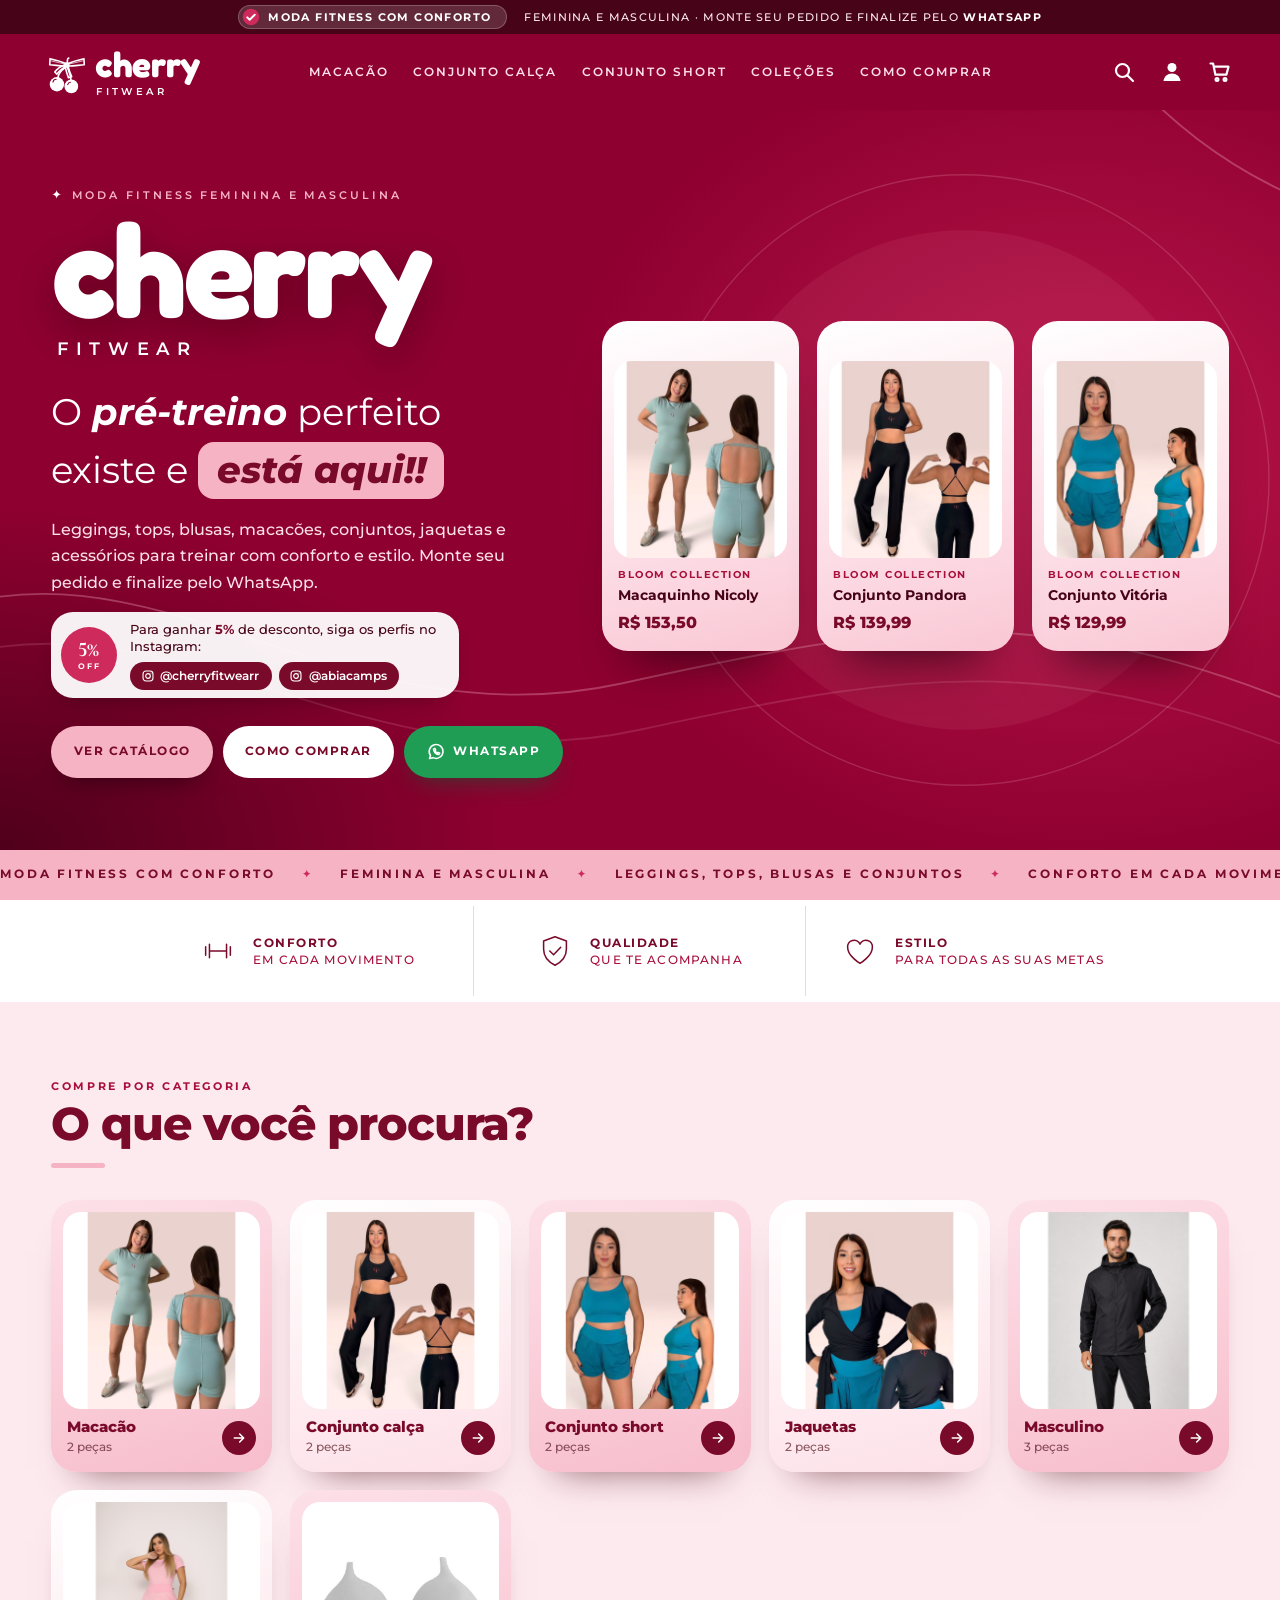
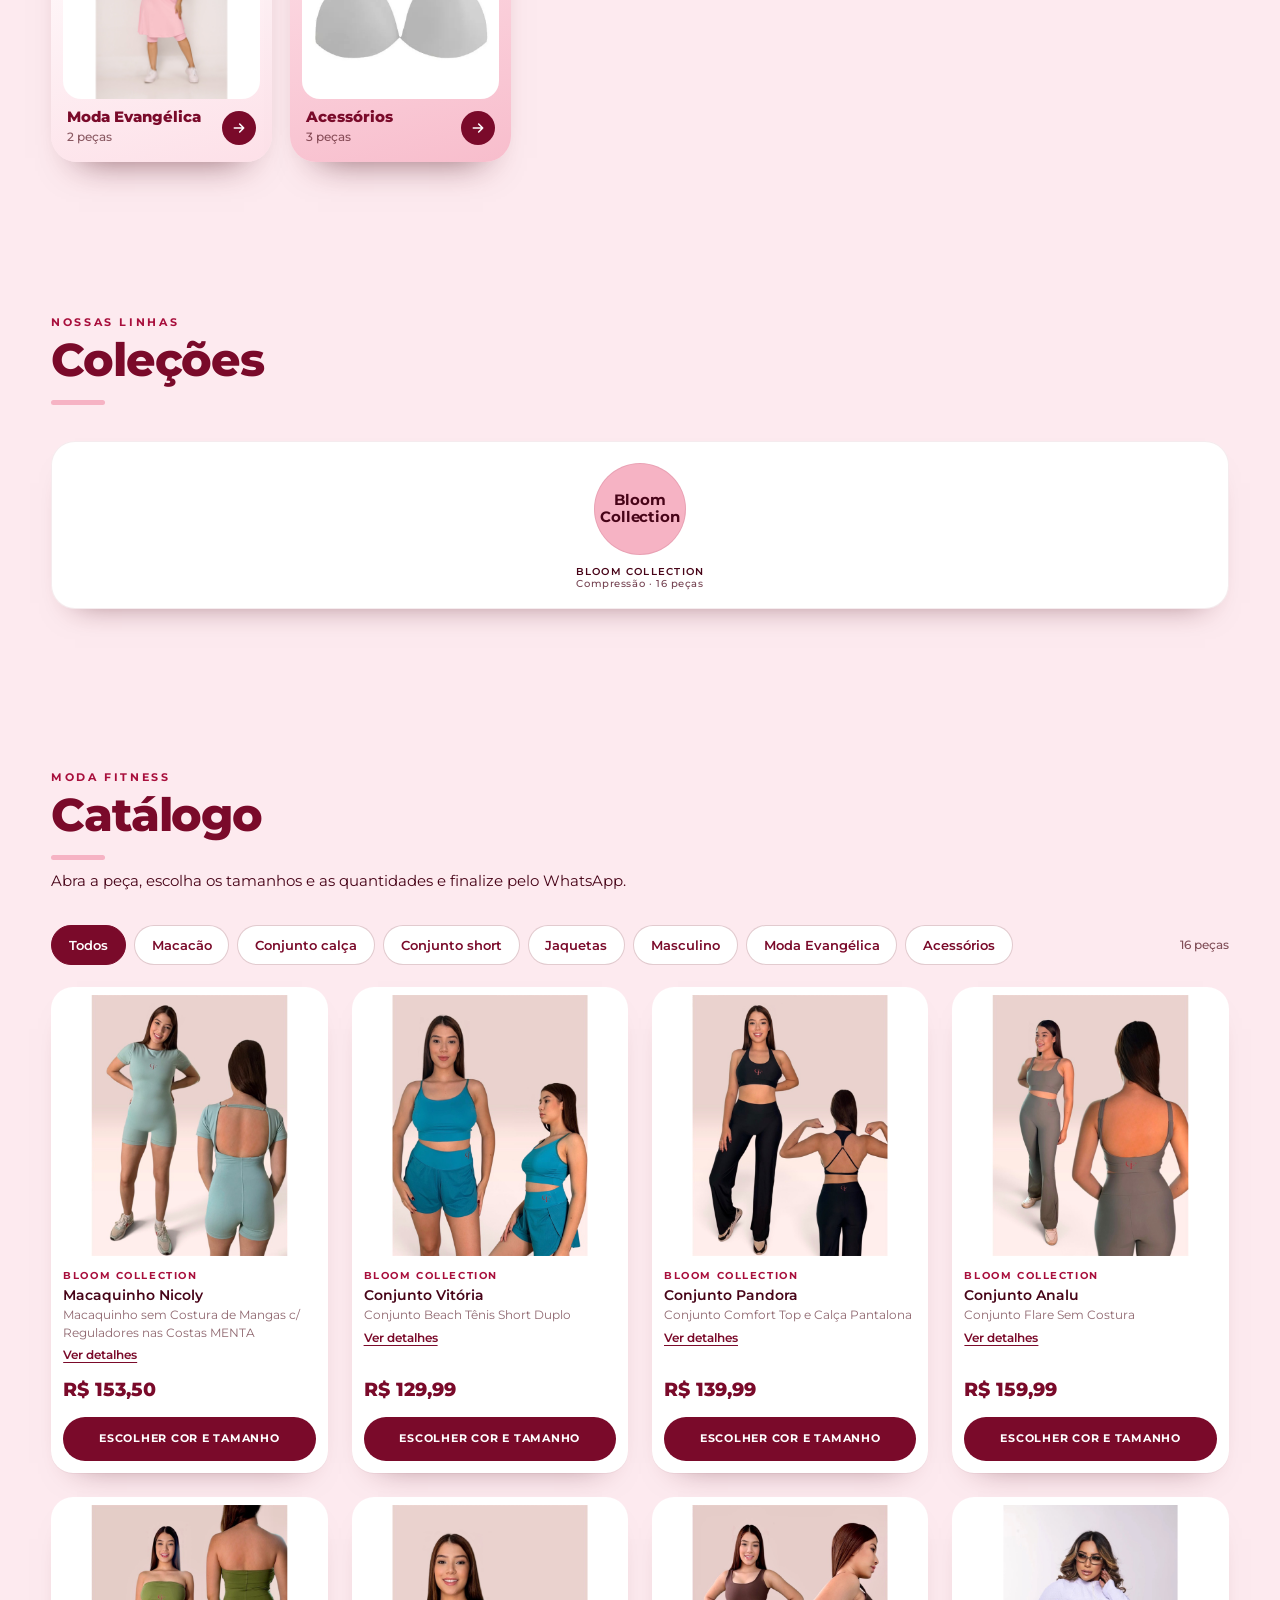
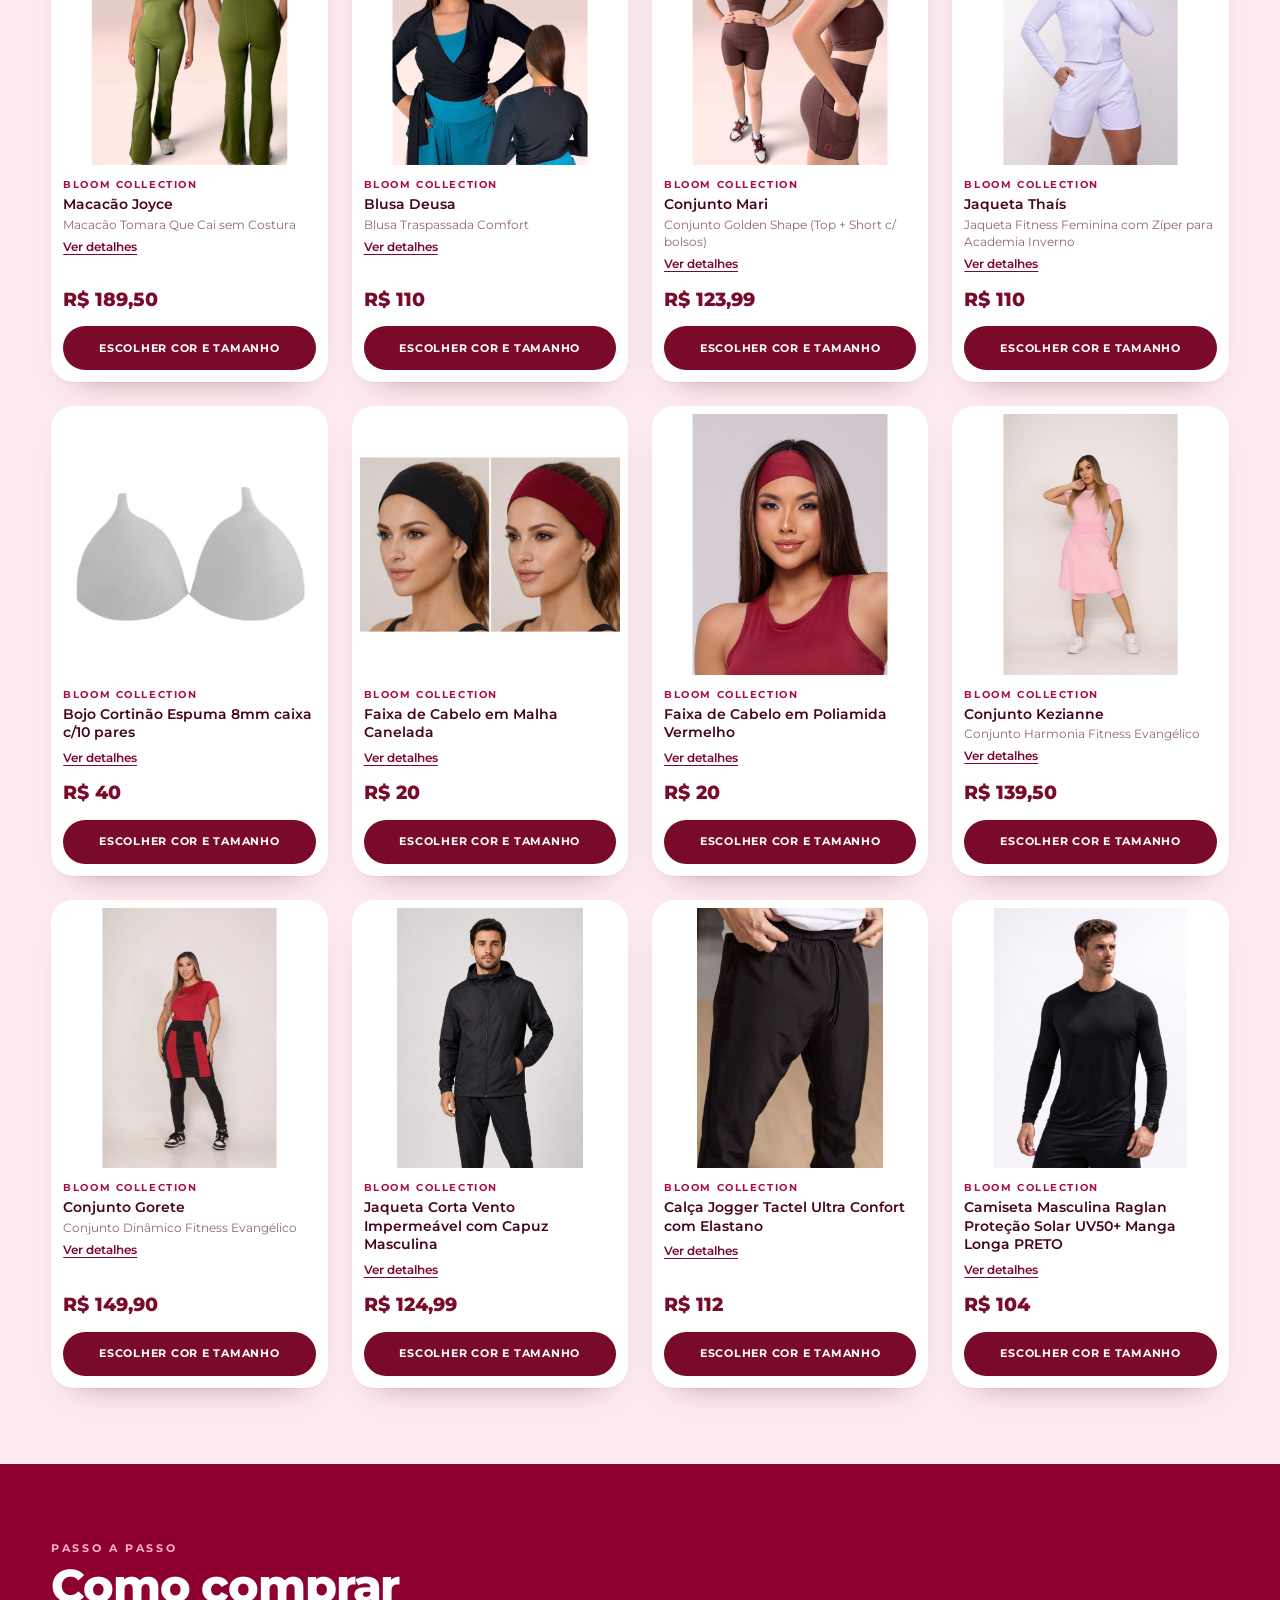
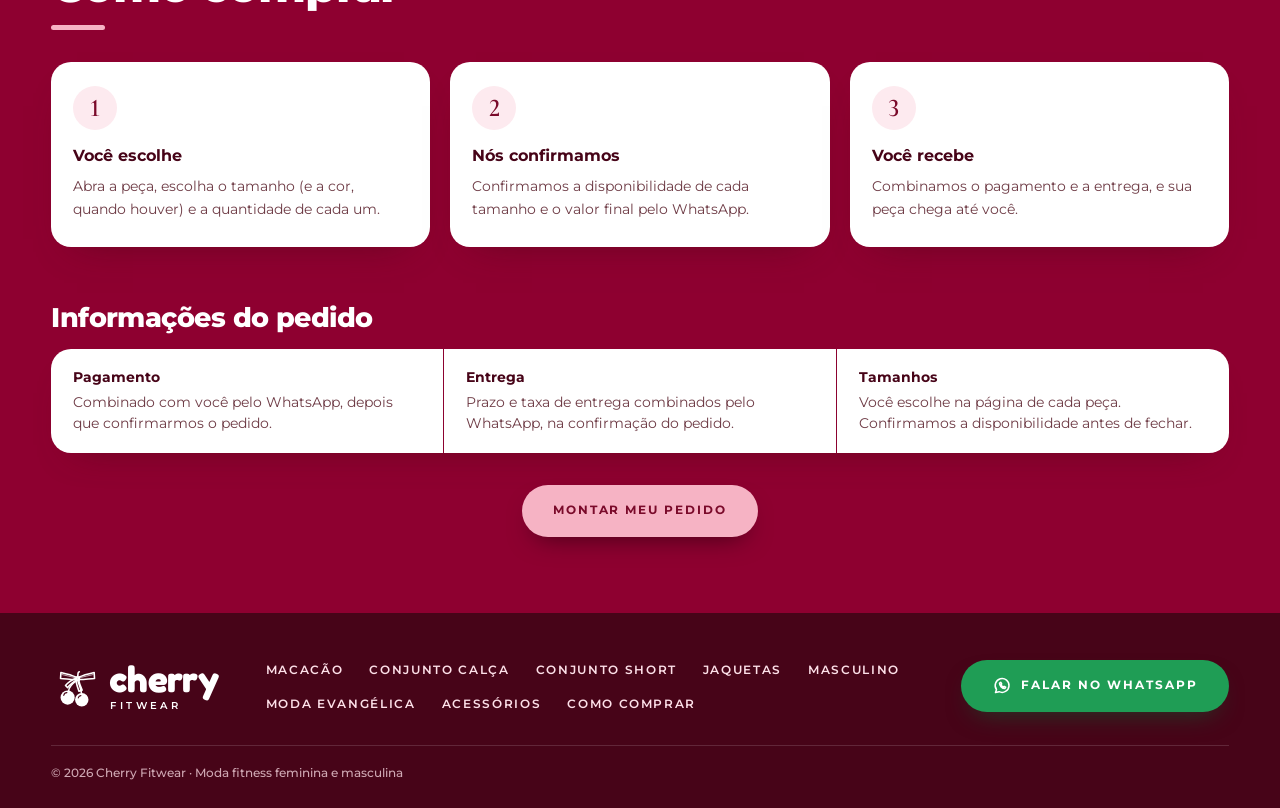
<file: index.html>
<!DOCTYPE html>
<html lang="pt-BR">
<head>
  <meta charset="UTF-8">
  <meta name="viewport" content="width=device-width, initial-scale=1">
  <title>Cherry Fitwear | Moda Fitness</title>
  <meta name="description" content="Moda fitness feminina e masculina: leggings, calças, tops, blusas, macacões, conjuntos, jaquetas e acessórios. Monte seu pedido no site e finalize pelo WhatsApp.">
  <meta name="theme-color" content="#8e0030">
  <link rel="icon" type="image/svg+xml" href="images/favicon.svg">
  <link rel="icon" type="image/png" href="images/favicon.png">

  <link rel="preconnect" href="https://fonts.googleapis.com">
  <link rel="preconnect" href="https://fonts.gstatic.com" crossorigin>
  <link href="https://fonts.googleapis.com/css2?family=Cormorant+Garamond:ital,wght@0,500;0,600;1,500;1,600;1,700&family=Fredoka:wght@600;700&family=Montserrat:ital,wght@0,400;0,500;0,600;0,700;0,800;1,400;1,700;1,800&display=swap" rel="stylesheet">

  <script>document.documentElement.classList.add('js')</script>
  <link rel="stylesheet" href="css/style.css">
</head>
<body>

  <!-- Símbolos SVG reutilizados nas flores de cerejeira -->
  <svg class="svg-defs" aria-hidden="true" focusable="false">
    <defs>
      <linearGradient id="brilho" x1="0" y1="0" x2="1" y2="0">
        <stop offset="0" stop-color="#000" stop-opacity=".10"/>
        <stop offset=".22" stop-color="#fff" stop-opacity=".5"/>
        <stop offset=".42" stop-color="#fff" stop-opacity="0"/>
        <stop offset=".8" stop-color="#000" stop-opacity="0"/>
        <stop offset="1" stop-color="#000" stop-opacity=".14"/>
      </linearGradient>

      <symbol id="logo-cereja" viewBox="0 0 260 300">
        <g fill="none" stroke="currentColor" stroke-width="9" stroke-linecap="round" stroke-linejoin="round">
          <path d="M146 104C120 92 92 84 56 76L54 110C88 112 120 118 146 116Z"/>
          <path d="M154 104C180 92 208 84 244 76L246 110C212 112 180 118 154 116Z"/>
          <path d="M62 88C88 94 112 100 138 106M238 88C212 94 188 100 162 106" stroke-width="5" opacity=".75"/>
          <path d="M144 118C126 130 108 142 94 162L82 150C96 132 114 120 138 110"/>
          <path d="M156 118C160 138 168 158 176 176L158 182C150 160 144 140 140 120"/>
          <path d="M142 102H160V120H142Z"/>
          <path d="M151 114C147 110 145 108 147 106C149 104 151 106 151 107C151 106 153 104 155 106C157 108 155 110 151 114Z" stroke-width="4"/>
          <path d="M151 100L153 80Q154 74 160 72"/>
          <path d="M100 180C102 152 128 134 144 122"/>
          <path d="M172 194C170 168 158 142 152 124"/>
        </g>
        <g fill="currentColor"><circle cx="94" cy="218" r="40"/><circle cx="174" cy="230" r="38"/></g>
        <g fill="none" style="stroke: var(--logo-bg, #8e0030)" stroke-width="6" stroke-linecap="round">
          <path d="M72 206C74 196 82 190 90 190"/><path d="M154 220C156 212 162 207 169 207"/>
        </g>
      </symbol>
    </defs>
  </svg>

  <a class="pular" href="#conteudo">Pular para o conteúdo</a>

  <!-- ========== AVISO ========== -->
  <div class="aviso">
    <p class="aviso__ok"><svg class="aviso__check" viewBox="0 0 24 24" aria-hidden="true"><circle cx="12" cy="12" r="11"/><path d="M7 12.5l3.2 3.2L17 9"/></svg><strong>Moda fitness com conforto</strong></p>
    <p class="aviso__info"><span class="aviso__extra aviso__extra--local">Feminina e masculina <span aria-hidden="true">·</span> </span>Monte seu pedido e finalize pelo <strong>WhatsApp</strong></p>
  </div>

  <!-- ========== CABEÇALHO ========== -->
  <header class="topo" id="topo">
    <div class="topo__inner">
      <button class="icone-btn topo__menu" type="button" aria-label="Abrir menu" aria-expanded="false" aria-controls="menu-mobile" data-abre="menu-mobile">
        <svg viewBox="0 0 24 24" aria-hidden="true"><path d="M3 6.5h18M3 12h18M3 17.5h12" /></svg>
      </button>

      <a class="marca" href="index.html" aria-label="Cherry Fitwear — página inicial">
        <svg class="marca__icone" viewBox="0 0 260 300" aria-hidden="true" focusable="false"><use href="#logo-cereja"/></svg>
        <span class="marca__texto" aria-hidden="true">
          <span class="marca__nome">Cherry</span>
          <span class="marca__sub">Fitwear</span>
        </span>
      </a>

      <nav class="nav" aria-label="Principal">
        <ul data-nav-categorias="3" data-nav-curto>
          <li><a href="#marcas">Coleções</a></li>
          <li><a href="#como-comprar">Como comprar</a></li>
        </ul>
      </nav>

      <div class="topo__acoes">
        <button class="icone-btn" type="button" aria-label="Buscar" aria-expanded="false" aria-controls="busca" data-abre="busca">
          <svg viewBox="0 0 24 24" aria-hidden="true"><circle cx="10.5" cy="10.5" r="6.5"/><path d="M15.5 15.5 21 21"/></svg>
        </button>
        <a class="icone-btn" href="#conta" aria-label="Minha conta">
          <svg class="solido" viewBox="0 0 24 24" aria-hidden="true"><circle cx="12" cy="7.5" r="4.5"/><path d="M3.5 21c.6-4.6 4-7.5 8.5-7.5s7.9 2.9 8.5 7.5z"/></svg>
        </a>
        <button class="icone-btn topo__carrinho" type="button" aria-label="Abrir pedido" aria-expanded="false" aria-controls="carrinho" data-abre="carrinho">
          <svg viewBox="0 0 24 24" aria-hidden="true"><path d="M2.5 3.5h2.6l2.3 11.2h11l2.1-8H6.2"/><circle cx="9" cy="19.5" r="1.4"/><circle cx="17" cy="19.5" r="1.4"/></svg>
          <span class="topo__contador" aria-hidden="true" hidden>0</span>
        </button>
      </div>
    </div>
  </header>

  <!-- Menu mobile -->
  <div class="painel gaveta" id="menu-mobile" hidden>
    <div class="painel__fundo" data-fecha></div>
    <div class="gaveta__corpo" role="dialog" aria-modal="true" aria-label="Menu">
      <button class="icone-btn gaveta__fechar" type="button" aria-label="Fechar menu" data-fecha>
        <svg viewBox="0 0 24 24" aria-hidden="true"><path d="M6 6l12 12M18 6 6 18"/></svg>
      </button>
      <div class="gaveta__logo" role="img" aria-label="Cherry Fitwear">
        <svg viewBox="0 0 260 300" aria-hidden="true" focusable="false"><use href="#logo-cereja"/></svg>
        <span class="gaveta__logo-nome">Cherry</span>
        <span class="gaveta__logo-sub">Fitwear</span>
      </div>
      <nav aria-label="Menu mobile">
        <ul class="gaveta__links" data-nav-categorias>
          <li><a href="#marcas">Coleções</a></li>
          <li><a href="#como-comprar">Como comprar</a></li>
        </ul>
      </nav>
    </div>
  </div>

  <!-- Pedido (carrinho) -->
  <div class="painel carrinho" id="carrinho" hidden>
    <div class="painel__fundo" data-fecha></div>
    <div class="carrinho__corpo" role="dialog" aria-modal="true" aria-labelledby="carrinho-titulo">
      <div class="carrinho__topo">
        <h2 class="carrinho__titulo" id="carrinho-titulo">Seu pedido</h2>
        <button class="icone-btn" type="button" aria-label="Fechar pedido" data-fecha data-foco>
          <svg viewBox="0 0 24 24" aria-hidden="true"><path d="M6 6l12 12M18 6 6 18"/></svg>
        </button>
      </div>
      <ul class="carrinho__lista" id="carrinho-lista"></ul>
      <div class="carrinho__vazio" id="carrinho-vazio">
        <p>Seu pedido está vazio.</p>
        <a class="btn btn--secundario" href="#catalogo">Ver catálogo</a>
      </div>
      <div class="carrinho__rodape">
        <div class="carrinho__linha"><span>Peças</span><span id="carrinho-pecas">0 peças</span></div>
        <div class="carrinho__total"><span>Total</span><strong id="carrinho-subtotal">R$ 0</strong></div>
        <div class="carrinho__obs">
          <label for="carrinho-obs">Observações <small>(opcional)</small></label>
          <textarea id="carrinho-obs" rows="2" maxlength="600" placeholder="Ex.: Se faltar algum tamanho, posso trocar por outro."></textarea>
        </div>
        <p class="carrinho__pagamento">Você envia o pedido pelo WhatsApp e combinamos pagamento e entrega por lá.</p>
        <button class="btn btn--primario carrinho__finalizar" id="carrinho-finalizar" type="button" disabled>Finalizar pedido</button>
        <button class="carrinho__esvaziar" id="carrinho-esvaziar" type="button" hidden>Esvaziar pedido</button>
      </div>
    </div>
  </div>

  <!-- Detalhes do produto -->
  <div class="painel detalhe" id="detalhe" hidden>
    <div class="painel__fundo" data-fecha></div>
    <div class="detalhe__corpo" role="dialog" aria-modal="true" aria-labelledby="detalhe-nome">
      <button class="icone-btn detalhe__fechar" type="button" aria-label="Fechar detalhes do produto" data-fecha data-foco>
        <svg viewBox="0 0 24 24" aria-hidden="true"><path d="M6 6l12 12M18 6 6 18"/></svg>
      </button>
      <div class="detalhe__conteudo" id="detalhe-conteudo"></div>
    </div>
  </div>

  <div class="toast" id="toast" role="status" aria-live="polite"></div>

  <!-- Busca -->
  <div class="painel busca" id="busca" hidden>
    <div class="painel__fundo" data-fecha></div>
    <div class="busca__corpo" role="dialog" aria-modal="true" aria-label="Buscar peças">
      <form class="busca__form" role="search">
        <label class="sr-only" for="busca-campo">Buscar peças</label>
        <svg viewBox="0 0 24 24" aria-hidden="true"><circle cx="10.5" cy="10.5" r="6.5"/><path d="M15.5 15.5 21 21"/></svg>
        <input id="busca-campo" name="q" type="search" placeholder="Buscar peça ou coleção…" autocomplete="off">
        <button class="icone-btn" type="button" aria-label="Fechar busca" data-fecha>
          <svg viewBox="0 0 24 24" aria-hidden="true"><path d="M6 6l12 12M18 6 6 18"/></svg>
        </button>
      </form>
      <p class="busca__rotulo">Mais buscados</p>
      <ul class="busca__sugestoes">
        <li><button type="button">Legging</button></li>
        <li><button type="button">Top</button></li>
        <li><button type="button">Biker</button></li>
        <li><button type="button">Cherry Glow</button></li>
        <li><button type="button">Seamless</button></li>
      </ul>
    </div>
  </div>

  <!-- ========== HERO ========== -->
  <main id="conteudo">
    <section class="hero" aria-labelledby="hero-titulo">
      <div class="hero__fundo" aria-hidden="true">
        <svg viewBox="0 0 1440 800" preserveAspectRatio="xMidYMid slice">
          <path class="curva-1" d="M-80 560C180 430 380 690 700 620S1180 520 1540 690"/>
          <path class="curva-2" d="M-80 610C200 490 400 740 720 670S1200 580 1540 740"/>
          <path class="curva-1" d="M1540 130C1360 90 1260 -10 1180 -120"/>
          <circle class="disco" cx="1070" cy="400" r="270"/>
          <circle class="anel" cx="1070" cy="400" r="330"/>
        </svg>
      </div>

      <div class="hero__inner">
        <div class="hero__texto">
          <p class="hero__selo" style="--i:0"><span class="hero__selo-flor" aria-hidden="true">✦</span> Moda fitness feminina e masculina</p>
          <h1 class="hero__titulo" id="hero-titulo" style="--i:1">
            <span class="hero__cherry">Cherry</span>
            <span class="hero__sub">Fitwear</span>
          </h1>
          <p class="hero__slogan" style="--i:2">O <em>pré-treino</em> perfeito existe e <mark>está aqui!!</mark></p>
          <p class="hero__desc" style="--i:3">Leggings, tops, blusas, macacões, conjuntos, jaquetas e acessórios para treinar com conforto e estilo. Monte seu pedido e finalize pelo WhatsApp.</p>
          <div class="hero__desconto" id="desconto" style="--i:4" hidden>
            <span class="hero__desconto-selo" aria-hidden="true"><strong data-desconto-seguir>10%</strong><small>off</small></span>
            <div class="hero__desconto-corpo">
              <p class="hero__desconto-texto">Para ganhar <strong data-desconto-seguir>10%</strong> de desconto, siga os perfis no Instagram:</p>
              <p class="hero__desconto-perfis" id="insta-perfis"></p>
            </div>
          </div>
          <div class="hero__cta" style="--i:5">
            <a class="btn btn--primario" href="#catalogo">Ver catálogo</a>
            <a class="btn btn--secundario" href="#como-comprar">Como comprar</a>
            <a class="btn btn--whats" href="#como-comprar" data-whatsapp target="_blank" rel="noopener"><svg viewBox="0 0 24 24" aria-hidden="true"><path d="M4.2 19.8l1.2-3.6a8.3 8.3 0 1 1 3.1 2.6z"/><path d="M9 8.6c0 3.3 3.1 6.4 6.4 6.4l1.1-1.6-2-1-1 .8a4.6 4.6 0 0 1-2.7-2.7l.8-1-1-2z"/></svg>WhatsApp</a>
          </div>
        </div>

        <!-- peças em destaque (montadas pelo js/loja.js) -->
        <div class="hero__vitrine" id="hero-vitrine" aria-label="Peças em destaque"></div>
      </div>
    </section>

    <!-- faixa rolante -->
    <div class="faixa">
      <p class="sr-only">Moda fitness feminina e masculina. Conforto em cada movimento, qualidade que te acompanha e estilo para todas as suas metas. Monte seu pedido e finalize pelo WhatsApp.</p>
      <div class="faixa__trilho" aria-hidden="true">
        <span>Moda fitness com conforto</span><i>✦</i><span>Feminina e masculina</span><i>✦</i><span>Leggings, tops, blusas e conjuntos</span><i>✦</i><span>Conforto em cada movimento</span><i>✦</i><span>Qualidade que te acompanha</span><i>✦</i><span>Estilo para todas as suas metas</span><i>✦</i><span>Monte seu pedido e finalize pelo WhatsApp</span><i>✦</i><span>Cherry Fitwear</span><i>✦</i>
        <span>Moda fitness com conforto</span><i>✦</i><span>Feminina e masculina</span><i>✦</i><span>Leggings, tops, blusas e conjuntos</span><i>✦</i><span>Conforto em cada movimento</span><i>✦</i><span>Qualidade que te acompanha</span><i>✦</i><span>Estilo para todas as suas metas</span><i>✦</i><span>Monte seu pedido e finalize pelo WhatsApp</span><i>✦</i><span>Cherry Fitwear</span><i>✦</i>
      </div>
    </div>

    <!-- pilares da marca -->
    <div class="pilares">
      <ul class="pilares__lista">
        <li>
          <svg viewBox="0 0 40 40" aria-hidden="true"><path d="M11 13v14M7 15.5v9M29 13v14M33 15.5v9M11 20h18"/></svg>
          <p>Conforto<small>em cada movimento</small></p>
        </li>
        <li>
          <svg viewBox="0 0 40 40" aria-hidden="true"><path d="M20 5l12 4.5v8.5c0 8.2-5 13.6-12 17-7-3.4-12-8.8-12-17V9.5z"/><path d="M14.5 20l4 4 7.5-8"/></svg>
          <p>Qualidade<small>que te acompanha</small></p>
        </li>
        <li>
          <svg viewBox="0 0 40 40" aria-hidden="true"><path d="M20 33S7 25.4 7 16.2A6.8 6.8 0 0 1 20 12.8a6.8 6.8 0 0 1 13 3.4C33 25.4 20 33 20 33z"/></svg>
          <p>Estilo<small>para todas as suas metas</small></p>
        </li>
      </ul>
    </div>

    <!-- ========== PROMOÇÕES! (escolhidas no painel; ficam logo abaixo da faixa) ========== -->
    <!-- ========== CATEGORIAS ========== -->
    <section class="categorias" aria-labelledby="categorias-titulo">
      <div class="secao">
        <div class="secao__topo">
          <p class="secao__eyebrow">Compre por categoria</p>
          <h2 class="secao__titulo" id="categorias-titulo">O que você procura?</h2>
        </div>
        <div class="categorias__lista" id="lista-categorias"></div>
      </div>
    </section>

    <div class="faixa-branca">
      <section class="secao" id="promocoes" aria-labelledby="promocoes-titulo">
        <div class="secao__topo">
          <p class="secao__eyebrow" id="promocoes-sobre">Preços especiais</p>
          <h2 class="secao__titulo" id="promocoes-titulo">Promoções!</h2>
        </div>
        <div class="produtos" id="grade-promocoes"></div>
      </section>
    </div>

    <!-- ========== SEÇÕES EXTRAS (criadas no painel) ========== -->
    <div id="secoes-extras"></div>

    <!-- ========== MARCAS ========== -->
    <section class="secao" id="marcas" aria-labelledby="marcas-titulo">
      <div class="secao__topo">
        <p class="secao__eyebrow">Nossas linhas</p>
        <h2 class="secao__titulo" id="marcas-titulo">Coleções</h2>
      </div>
      <ul class="marcas" id="lista-marcas"></ul>
    </section>

    <!-- ========== CATÁLOGO ========== -->
    <section class="secao" id="catalogo" aria-labelledby="catalogo-titulo">
      <div class="secao__topo">
        <p class="secao__eyebrow">Moda fitness</p>
        <h2 class="secao__titulo" id="catalogo-titulo">Catálogo</h2>
        <p class="secao__texto">Abra a peça, escolha os tamanhos e as quantidades e finalize pelo WhatsApp.</p>
      </div>
      <div class="filtros">
        <div class="filtros__grupo" role="group" aria-label="Categoria">
          <button class="chip" type="button" data-categoria="todos" aria-pressed="true">Todos</button>
        </div>
        <div class="filtros__ativos" id="filtros-ativos"></div>
        <p class="filtros__contagem" id="catalogo-contagem" aria-live="polite"></p>
      </div>
      <div class="produtos" id="grade-catalogo"></div>
      <noscript><p class="vazio">Ative o JavaScript do navegador para ver o catálogo.</p></noscript>
    </section>

    <!-- ========== COMO COMPRAR ========== -->
    <section class="como" id="como-comprar" aria-labelledby="como-titulo">
      <div class="secao">
        <div class="secao__topo">
          <p class="secao__eyebrow">Passo a passo</p>
          <h2 class="secao__titulo" id="como-titulo">Como comprar</h2>
        </div>
        <ol class="passos">
          <li class="passo">
            <span class="passo__num" aria-hidden="true">1</span>
            <h3>Você escolhe</h3>
            <p>Abra a peça, escolha o tamanho (e a cor, quando houver) e a quantidade de cada um.</p>
          </li>
          <li class="passo">
            <span class="passo__num" aria-hidden="true">2</span>
            <h3>Nós confirmamos</h3>
            <p>Confirmamos a disponibilidade de cada tamanho e o valor final pelo WhatsApp.</p>
          </li>
          <li class="passo">
            <span class="passo__num" aria-hidden="true">3</span>
            <h3>Você recebe</h3>
            <p>Combinamos o pagamento e a entrega, e sua peça chega até você.</p>
          </li>
        </ol>

        <h3 class="como__subtitulo">Informações do pedido</h3>
        <dl class="condicoes">
          <div><dt>Pagamento</dt><dd>Combinado com você pelo WhatsApp, depois que confirmarmos o pedido.</dd></div>
          <div><dt>Entrega</dt><dd>Prazo e taxa de entrega combinados pelo WhatsApp, na confirmação do pedido.</dd></div>
          <div><dt>Tamanhos</dt><dd>Você escolhe na página de cada peça. Confirmamos a disponibilidade antes de fechar.</dd></div>
        </dl>
        <div class="como__cta">
          <a class="btn btn--primario" href="#catalogo">Montar meu pedido</a>
        </div>
      </div>
    </section>
  </main>


  <footer class="rodape">
    <div class="rodape__inner">
      <a class="rodape__marca" href="#topo" aria-label="Cherry Fitwear — voltar ao topo">
        <svg viewBox="0 0 260 300" aria-hidden="true" focusable="false"><use href="#logo-cereja"/></svg>
        <span><span class="rodape__nome">cherry</span><span class="rodape__sub">Fitwear</span></span>
      </a>
      <nav class="rodape__nav" aria-label="Rodapé">
        <ul data-nav-categorias>
          <li><a href="#como-comprar">Como comprar</a></li>
        </ul>
      </nav>
      <a class="btn btn--whats" href="#como-comprar" data-whatsapp target="_blank" rel="noopener"><svg viewBox="0 0 24 24" aria-hidden="true"><path d="M4.2 19.8l1.2-3.6a8.3 8.3 0 1 1 3.1 2.6z"/><path d="M9 8.6c0 3.3 3.1 6.4 6.4 6.4l1.1-1.6-2-1-1 .8a4.6 4.6 0 0 1-2.7-2.7l.8-1-1-2z"/></svg>Falar no WhatsApp</a>
    </div>
    <p class="rodape__copy">© <span id="ano">2026</span> Cherry Fitwear · Moda fitness feminina e masculina</p>
  </footer>

  <script src="js/produtos.js" defer></script>
  <script src="js/descricoes.js" defer></script>
  <script src="js/loja.js" defer></script>
  <script src="js/script.js" defer></script>
</body>
</html>
</file>
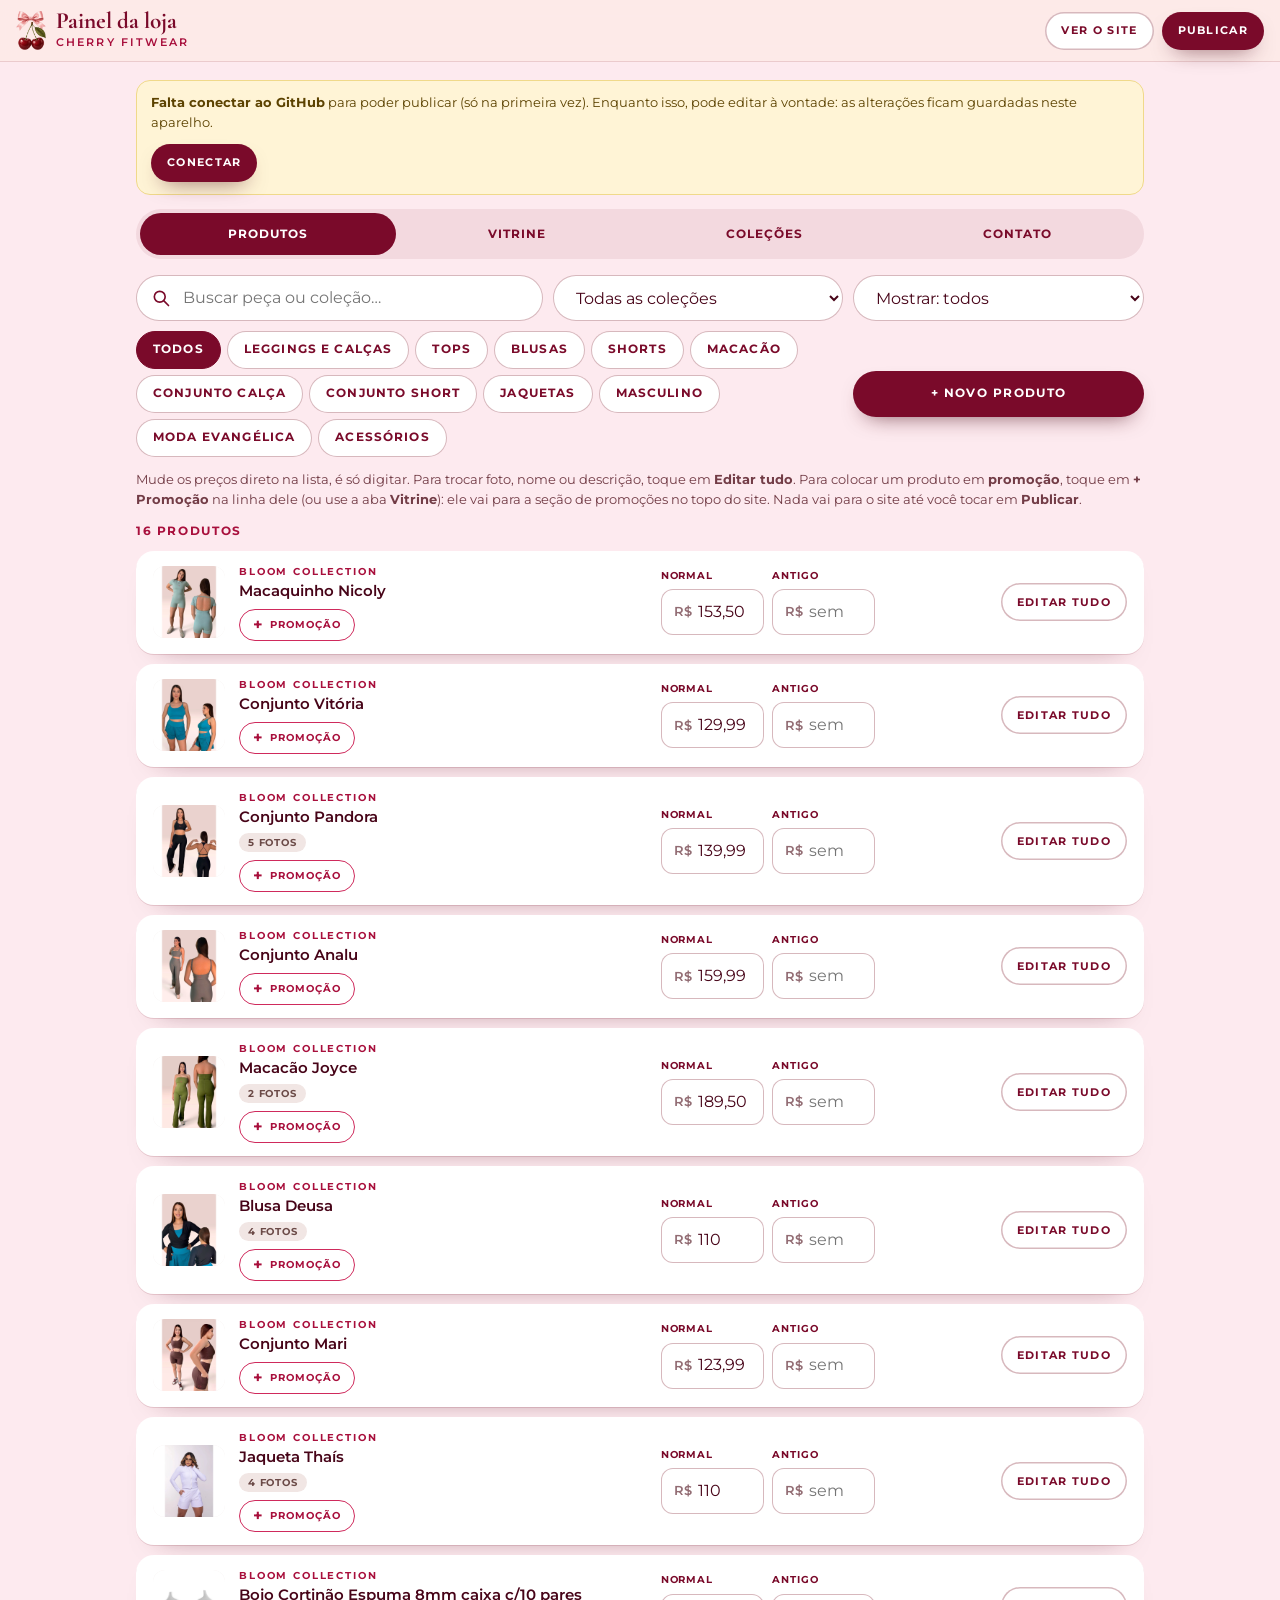
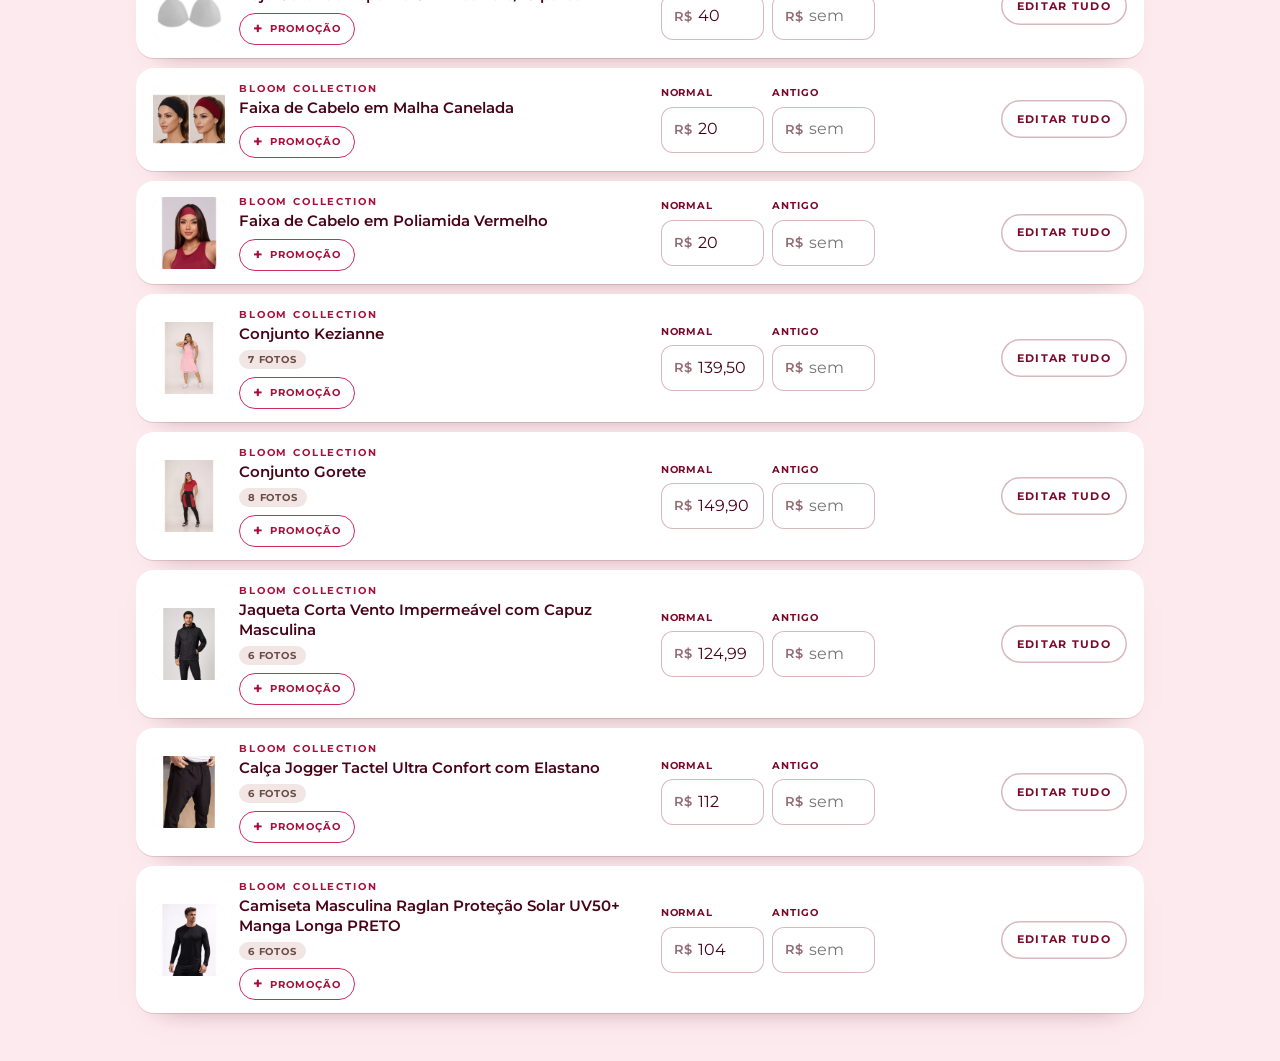
<file: admin.html>
<!DOCTYPE html>
<html lang="pt-BR">
<head>
  <meta charset="UTF-8">
  <meta name="viewport" content="width=device-width, initial-scale=1">
  <title>Painel | Cherry Fitwear</title>
  <meta name="robots" content="noindex, nofollow">
  <meta name="theme-color" content="#7a0a2a">
  <link rel="icon" type="image/png" href="images/favicon.png">

  <link rel="preconnect" href="https://fonts.googleapis.com">
  <link rel="preconnect" href="https://fonts.gstatic.com" crossorigin>
  <link href="https://fonts.googleapis.com/css2?family=Cormorant+Garamond:ital,wght@0,500;0,600;0,700;1,600;1,700&family=Montserrat:wght@400;500;600;700&display=swap" rel="stylesheet">
  <link rel="stylesheet" href="css/admin.css">
  <script>
    // Se algo falhar ao carregar (navegador antigo, internet ruim…), mostra um aviso em vez de deixar a tela parada.
    (function () {
      var mostrou = false;
      function aviso(msg) {   o q
        if (mostrou) return;
        mostrou = true;
        var d = document.createElement('div');
        d.setAttribute('role', 'alert');
        d.style.cssText = 'position:fixed;left:12px;right:12px;bottom:12px;z-index:99999;padding:14px 16px;border-radius:14px;background:#4a0a16;color:#fff;font:600 14px/1.4 system-ui,sans-serif;box-shadow:0 10px 30px rgba(0,0,0,.4)';
        d.textContent = msg;
        (document.body || document.documentElement).appendChild(d);
      }
      window.addEventListener('error', function (e) {
        var onde = e.filename ? ' (' + String(e.filename).split('/').pop() + ':' + e.lineno + ')' : '';
        aviso('Não consegui abrir o painel direito neste aparelho. Atualize a página. Se continuar, mande esta mensagem para o Gabriel: ' + (e.message || 'erro') + onde);
      });
      setTimeout(function () {
        if (!window.CherryAdminCarregou) aviso('O painel está demorando para carregar. Se a tela continuar parada, atualize a página.');
      }, 15000);
    })();
  </script>
</head>
<body>

  <header class="topo">
    <div class="topo__marca">
      <img src="images/cereja-laco.webp" alt="" width="38" height="50">
      <div>
        <p class="topo__titulo">Painel da loja</p>
        <p class="topo__sub">Cherry Fitwear</p>
      </div>
    </div>
    <div class="topo__acoes">
      <a class="btn btn--sec btn--peq" href="index.html" target="_blank" rel="noopener">Ver o site</a>
      <button class="btn btn--prim btn--peq" id="btn-publicar" type="button">Publicar<span class="selo-conta" id="topo-contagem" hidden>0</span></button>
    </div>
  </header>

  <main class="miolo" id="miolo">
    <noscript><p class="aviso aviso--erro">Ative o JavaScript do navegador para usar o painel.</p></noscript>

    <div id="avisos"></div>

    <div class="abas" role="tablist" aria-label="Seções do painel">
      <button class="aba" type="button" role="tab" id="tab-produtos" aria-controls="aba-produtos" aria-selected="true" data-aba="produtos">Produtos</button>
      <button class="aba" type="button" role="tab" id="tab-vitrine" aria-controls="aba-vitrine" aria-selected="false" data-aba="vitrine" tabindex="-1">Vitrine</button>
      <button class="aba" type="button" role="tab" id="tab-marcas" aria-controls="aba-marcas" aria-selected="false" data-aba="marcas" tabindex="-1">Coleções</button>
      <button class="aba" type="button" role="tab" id="tab-config" aria-controls="aba-config" aria-selected="false" data-aba="config" tabindex="-1">Contato</button>
    </div>

    <!-- ========== PRODUTOS ========== -->
    <section id="aba-produtos" role="tabpanel" aria-labelledby="tab-produtos">
      <div class="ferramentas">
        <label class="busca">
          <span class="sr-only">Buscar produto</span>
          <svg viewBox="0 0 24 24" aria-hidden="true"><circle cx="10.5" cy="10.5" r="6.5"/><path d="M15.5 15.5 21 21"/></svg>
          <input id="f-busca" type="search" placeholder="Buscar peça ou coleção…" autocomplete="off">
        </label>
        <label class="seletor">
          <span class="sr-only">Filtrar por coleção</span>
          <select id="f-marca"></select>
        </label>
        <label class="seletor">
          <span class="sr-only">Mostrar</span>
          <select id="f-mostrar">
            <option value="">Mostrar: todos</option>
            <option value="promo">Só as promoções</option>
            <option value="sem-preco">Só os sem preço</option>
            <option value="mudou">Só os alterados</option>
          </select>
        </label>
        <div class="chips" role="group" aria-label="Categoria">
          <button class="chip" type="button" data-cat="todos" aria-pressed="true">Todos</button>
          <button class="chip" type="button" data-cat="leggings" aria-pressed="false">Leggings e calças</button>
          <button class="chip" type="button" data-cat="tops" aria-pressed="false">Tops</button>
          <button class="chip" type="button" data-cat="blusas" aria-pressed="false">Blusas</button>
          <button class="chip" type="button" data-cat="shorts" aria-pressed="false">Shorts</button>
          <button class="chip" type="button" data-cat="macacao" aria-pressed="false">Macacão</button>
          <button class="chip" type="button" data-cat="conjunto-calca" aria-pressed="false">Conjunto calça</button>
          <button class="chip" type="button" data-cat="conjunto-short" aria-pressed="false">Conjunto short</button>
          <button class="chip" type="button" data-cat="jaquetas" aria-pressed="false">Jaquetas</button>
          <button class="chip" type="button" data-cat="masculino" aria-pressed="false">Masculino</button>
          <button class="chip" type="button" data-cat="moda-evangelica" aria-pressed="false">Moda Evangélica</button>
          <button class="chip" type="button" data-cat="acessorios" aria-pressed="false">Acessórios</button>
        </div>
        <button class="btn btn--prim" id="btn-novo-produto" type="button">+ Novo produto</button>
      </div>
      <p class="dica">Mude os preços direto na lista, é só digitar. Para trocar foto, nome ou descrição, toque em <strong>Editar tudo</strong>. Para colocar um produto em <strong>promoção</strong>, toque em <strong>+ Promoção</strong> na linha dele (ou use a aba <strong>Vitrine</strong>): ele vai para a seção de promoções no topo do site. Nada vai para o site até você tocar em <strong>Publicar</strong>.</p>
      <p class="contagem" id="lista-contagem" aria-live="polite"></p>
      <div class="lista" id="lista-produtos"><p class="carregando">Carregando o catálogo…</p></div>
    </section>

    <!-- ========== VITRINE ========== -->
    <section id="aba-vitrine" role="tabpanel" aria-labelledby="tab-vitrine" hidden>
      <div class="vitrine">
        <p class="dica">Escolha aqui o que aparece na página inicial: as promoções (no topo), os lançamentos e as seções que você criar.</p>
        <div class="cartao-form">
          <h2 class="titulo-secao">Promoções!</h2>
          <p class="dica">É aqui que você escolhe o que fica em promoção. Os produtos aparecem numa seção no topo da página inicial, logo abaixo da faixa rolante, com o preço antigo riscado e a porcentagem de desconto.</p>
          <div class="par">
            <div class="campo">
              <label for="vt-promo-titulo">Nome da seção no site</label>
              <input id="vt-promo-titulo" type="text" maxlength="40" autocomplete="off" placeholder="Promoções!">
            </div>
            <div class="campo">
              <label for="vt-promo-sobre">Frase pequena em cima do nome</label>
              <input id="vt-promo-sobre" type="text" maxlength="40" autocomplete="off" placeholder="Preços especiais">
            </div>
          </div>
          <p class="campo__ajuda" id="vt-promo-nome-ajuda"></p>
          <div class="vt-lista" id="vt-promo-lista"></div>
          <div class="vt-add vt-add--promo">
            <label class="sr-only" for="vt-promo-sel">Produto para colocar em promoção</label>
            <select id="vt-promo-sel"></select>
            <div class="campo-reais"><i>R$</i><input id="vt-promo-preco" type="text" inputmode="decimal" autocomplete="off" placeholder="preço ou 10%" aria-label="Preço promocional ou desconto em porcentagem"></div>
            <button class="btn btn--prim btn--peq" type="button" data-acao="add-promo">Promover</button>
          </div>
          <p class="campo__ajuda" id="vt-promo-ajuda">Escolha o produto e digite o novo preço (ex.: 149,90) ou o desconto (ex.: 10%). O preço de hoje passa a aparecer riscado.</p>
          <p class="aviso aviso--erro" id="vt-promo-erro" role="alert" hidden></p>
        </div>

        <div class="cartao-form">
          <h2 class="titulo-secao">Lançamentos</h2>
          <p class="dica">Ganham a etiqueta “Lançamento” na foto. Produtos em promoção mostram a porcentagem de desconto no lugar da etiqueta.</p>
          <div class="vt-lista" id="vt-lanc-lista"></div>
          <div class="vt-add">
            <label class="sr-only" for="vt-lanc-sel">Produto para marcar como lançamento</label>
            <select id="vt-lanc-sel"></select>
            <button class="btn btn--prim btn--peq" type="button" data-acao="add-lanc">Marcar</button>
          </div>
        </div>

        <div class="cartao-form">
          <h2 class="titulo-secao">Suas próprias seções</h2>
          <p class="dica">Além das Promoções e dos Lançamentos, crie as seções que quiser (por exemplo “Mais vendidos”, “Conjuntos”, “Para o treino pesado”) e escolha os produtos de cada uma. Elas aparecem na página inicial, logo abaixo das Promoções, na ordem em que estão aqui.</p>
          <div id="vt-secoes"></div>
          <div class="vt-add">
            <label class="sr-only" for="vt-secao-nome">Nome da nova seção</label>
            <input id="vt-secao-nome" type="text" maxlength="40" autocomplete="off" placeholder="Nome da nova seção (ex.: Mais vendidos)">
            <button class="btn btn--prim btn--peq" type="button" data-acao="add-secao">Criar seção</button>
          </div>
        </div>
      </div>
    </section>

    <!-- ========== COLEÇÕES ========== -->
    <section id="aba-marcas" role="tabpanel" aria-labelledby="tab-marcas" hidden>
      <div class="ferramentas ferramentas--marcas">
        <p class="dica">As coleções aparecem na seção “Coleções” do site. Cadastre a coleção aqui antes de criar peças dela.</p>
        <button class="btn btn--prim" id="btn-nova-marca" type="button">+ Nova coleção</button>
      </div>
      <div class="lista lista--marcas" id="lista-marcas"></div>
    </section>

    <!-- ========== REGRAS E CONTATO ========== -->
    <section id="aba-config" role="tabpanel" aria-labelledby="tab-config" hidden>
      <div class="cartao-form">
        <h2 class="titulo-secao">Desconto no Instagram</h2>
        <div class="campo">
          <label for="cfg-desc-seguir">Desconto para quem seguir os perfis</label>
          <div class="campo-sufixo"><input id="cfg-desc-seguir" type="number" inputmode="numeric" min="0" max="100" step="1"><span>%</span></div>
          <p class="campo__ajuda">Aparece num aviso logo no começo da página inicial. Coloque <strong>0</strong> para esconder o aviso.</p>
        </div>
        <div class="campo">
          <label for="cfg-perfis">Perfis que precisam ser seguidos</label>
          <input id="cfg-perfis" type="text" autocomplete="off" spellcheck="false" placeholder="@seuperfil, @outroperfil">
          <p class="campo__ajuda" id="cfg-perfis-ajuda"></p>
        </div>

        <h2 class="titulo-secao">WhatsApp</h2>
        <div class="campo">
          <label for="cfg-whats">Número que recebe os pedidos</label>
          <input id="cfg-whats" type="tel" inputmode="tel" autocomplete="off" placeholder="(62) 99999-8888">
          <p class="campo__ajuda" id="cfg-whats-ajuda"></p>
        </div>
        <div class="campo">
          <label for="cfg-msg">Mensagem do botão “WhatsApp”</label>
          <textarea id="cfg-msg" rows="3"></textarea>
          <p class="campo__ajuda">É o texto que já vem escrito quando o cliente toca no botão do início do site.</p>
        </div>
      </div>

      <details class="avancado">
        <summary>Ferramentas avançadas</summary>
        <div class="avancado__corpo">
          <p>Para quem cuida do site: baixe os arquivos que o painel gera (útil se a conexão com o GitHub der problema) ou volte ao que está no ar.</p>
          <div class="botoes">
            <button class="btn btn--sec btn--peq" id="btn-baixar" type="button">Baixar arquivos do catálogo</button>
            <button class="btn btn--sec btn--peq" id="btn-recarregar" type="button">Recarregar do site (descarta alterações)</button>
            <button class="btn btn--sec btn--peq" id="btn-conexao" type="button">Conexão com o GitHub</button>
          </div>
        </div>
      </details>
    </section>
  </main>

  <!-- barra fixa quando há alterações -->
  <div class="barra-publicar" id="barra-publicar" hidden>
    <p id="barra-texto"></p>
    <button class="btn btn--sec btn--peq" id="btn-descartar" type="button">Descartar</button>
    <button class="btn btn--prim" id="btn-publicar-2" type="button">Publicar no site</button>
  </div>

  <div class="toast" id="toast" role="status" aria-live="polite"></div>
  <div class="fundo-dlg" id="fundo-dlg" hidden></div>

  <!-- ========== EDITAR / CRIAR PRODUTO ========== -->
  <dialog class="dlg" id="dlg-produto" aria-labelledby="dp-titulo">
    <form id="form-produto" novalidate>
      <header class="dlg__topo">
        <h2 id="dp-titulo">Editar produto</h2>
        <button class="fechar" type="button" data-fecha aria-label="Fechar">×</button>
      </header>
      <div class="dlg__corpo">
        <div class="fotos-bloco">
          <p class="rotulo">Fotos do produto <small>(a primeira é a principal)</small></p>
          <ul class="fotos-lista" id="dp-fotos"></ul>
          <div class="botoes">
            <label class="btn btn--sec btn--peq btn-arquivo">+ Adicionar fotos<input id="dp-foto" type="file" accept="image/*" multiple></label>
          </div>
          <p class="campo__ajuda" id="dp-foto-info">Dá para escolher várias fotos de uma vez. Elas são ajustadas sozinhas (quadradas, fundo branco e leves). A primeira aparece no catálogo; as outras aparecem quando o cliente abre os detalhes do produto. Sem foto, o site mostra uma ilustração da peça.</p>
        </div>

        <div class="campo">
          <label for="dp-nome">Nome da peça</label>
          <input id="dp-nome" name="nome" type="text" required autocomplete="off" placeholder="Ex.: Calça Flare Signature Preta">
        </div>
        <div class="campo">
          <label for="dp-tipo">O que é <small>(texto curto embaixo do nome)</small></label>
          <input id="dp-tipo" name="tipo" type="text" autocomplete="off" placeholder="Ex.: Calça flare cintura alta · P ao GG">
        </div>
        <div class="par">
          <div class="campo">
            <label for="dp-marca">Coleção</label>
            <select id="dp-marca" name="marca" required></select>
          </div>
          <div class="campo">
            <label for="dp-categoria">Categoria</label>
            <select id="dp-categoria" name="categoria">
              <option value="">Escolha a categoria…</option>
              <option value="leggings">Leggings e calças</option>
              <option value="tops">Tops</option>
              <option value="blusas">Blusas</option>
              <option value="shorts">Shorts</option>
              <option value="macacao">Macacão</option>
              <option value="conjunto-calca">Conjunto calça</option>
              <option value="conjunto-short">Conjunto short</option>
              <option value="jaquetas">Jaquetas</option>
              <option value="masculino">Masculino</option>
              <option value="moda-evangelica">Moda Evangélica</option>
              <option value="acessorios">Acessórios</option>
            </select>
          </div>
        </div>

        <h3 class="subtitulo">Preço</h3>
        <div class="par">
          <div class="campo">
            <label for="dp-preco" id="dp-preco-rotulo">Preço</label>
            <div class="campo-reais"><i>R$</i><input id="dp-preco" name="preco" type="text" inputmode="decimal" autocomplete="off" placeholder="0"></div>
          </div>
        </div>
        <div class="promo-caixa">
          <label class="check" for="dp-promo"><input id="dp-promo" type="checkbox"> Colocar este produto em promoção</label>
          <div class="campo" id="dp-promo-campos" hidden>
            <label for="dp-antigo">Preço antigo <small>(o de antes; aparece riscado)</small></label>
            <div class="campo-reais"><i>R$</i><input id="dp-antigo" name="precoAntigo" type="text" inputmode="decimal" autocomplete="off" placeholder="0"></div>
            <p class="campo__ajuda">Digite o <strong>preço promocional</strong> no campo de cima (ou um desconto, como <strong>10%</strong>). Para tirar da promoção, desmarque a caixa: o produto volta ao preço antigo.</p>
          </div>
        </div>
        <p class="campo__ajuda">Deixe o <strong>preço</strong> vazio para mostrar “Preço em breve”.</p>

        <div class="campo">
          <label for="dp-selo">Etiqueta na foto <small>(opcional)</small></label>
          <input id="dp-selo" name="selo" type="text" autocomplete="off" maxlength="20" placeholder="Ex.: Lançamento">
          <p class="campo__ajuda">Em produtos em promoção, o site mostra a porcentagem de desconto no lugar da etiqueta.</p>
        </div>

        <h3 class="subtitulo">Tamanhos e cores</h3>
        <div class="campo">
          <label for="dp-tamanhos">Tamanhos <small>(separe por vírgula)</small></label>
          <input id="dp-tamanhos" name="tamanhos" type="text" autocomplete="off" placeholder="Vazio = tamanhos padrão da loja (P, M, G, GG)">
        </div>
        <div class="campo">
          <span class="rotulo" id="dp-cores-rotulo">Cores <small>(opcional)</small></span>
          <div class="cores-ed" id="dp-cores" role="group" aria-labelledby="dp-cores-rotulo"></div>
          <div class="cores-presets" id="dp-cores-presets" role="group" aria-label="Adicionar uma cor pronta"></div>
          <button class="btn btn--sec btn--peq" id="dp-cor-nova" type="button">+ Outra cor</button>
          <p class="campo__ajuda">No site, o cliente escolhe a quantidade de cada tamanho <strong>em cada cor</strong> (Menta P, Menta M, Menta G…). Em “Foto desta cor”, escolha qual das fotos da peça mostra essa cor; suba as fotos em “Fotos” aqui embaixo. Se a peça tem uma cor só, deixe sem cores.</p>
        </div>

        <details class="recolhe" id="dp-desc-det">
          <summary>Descrição completa <small>(aparece em “Ver detalhes”)</small></summary>
          <div class="recolhe__corpo">
            <div class="campo">
              <label for="dp-resumo">Resumo</label>
              <textarea id="dp-resumo" rows="3"></textarea>
            </div>
            <div class="campo">
              <label for="dp-serve">Para quais treinos?</label>
              <textarea id="dp-serve" rows="3"></textarea>
            </div>
            <div class="campo">
              <label for="dp-beneficios">Principais diferenciais <small>(um por linha)</small></label>
              <textarea id="dp-beneficios" rows="5"></textarea>
            </div>
            <div class="campo">
              <label for="dp-ativos">Tecido e acabamento <small>(um por linha, assim: Nome: explicação)</small></label>
              <textarea id="dp-ativos" rows="4" placeholder="Poliamida com elastano: ótima elasticidade e retorno"></textarea>
            </div>
            <div class="campo">
              <label for="dp-rotina">Como combinar <small>(separe os parágrafos com uma linha em branco)</small></label>
              <textarea id="dp-rotina" rows="5"></textarea>
            </div>
            <div class="campo">
              <label for="dp-importante">Aviso importante <small>(opcional)</small></label>
              <textarea id="dp-importante" rows="2"></textarea>
            </div>
            <p class="campo__ajuda" id="dp-extra-info" hidden></p>
          </div>
        </details>

        <details class="recolhe">
          <summary>Ilustração quando não há foto <small>(opcional)</small></summary>
          <div class="recolhe__corpo">
            <div class="campo">
              <label for="dp-forma">Formato da peça</label>
              <select id="dp-forma"></select>
            </div>
            <div class="trio">
              <div class="campo"><label for="dp-cor-corpo">Cor principal</label><input id="dp-cor-corpo" type="color"></div>
              <div class="campo"><label for="dp-cor-tampa">Cor do cós e recortes</label><input id="dp-cor-tampa" type="color"></div>
              <div class="campo"><label for="dp-cor-texto">Cor do monograma CF</label><input id="dp-cor-texto" type="color"></div>
            </div>
          </div>
        </details>

        <p class="aviso aviso--erro" id="dp-erro" role="alert" hidden></p>
      </div>
      <footer class="dlg__rodape">
        <button class="btn btn--perigo btn--peq" id="dp-excluir" type="button">Excluir produto</button>
        <span class="espaco"></span>
        <button class="btn btn--sec" type="button" data-fecha>Cancelar</button>
        <button class="btn btn--prim" type="submit">Salvar</button>
      </footer>
    </form>
  </dialog>

  <!-- ========== COLEÇÃO ========== -->
  <dialog class="dlg dlg--peq" id="dlg-marca" aria-labelledby="dm-titulo">
    <form id="form-marca" novalidate>
      <header class="dlg__topo">
        <h2 id="dm-titulo">Nova coleção</h2>
        <button class="fechar" type="button" data-fecha aria-label="Fechar">×</button>
      </header>
      <div class="dlg__corpo">
        <div class="logo-previa"><span id="dm-previa" class="logo logo--sans">Coleção</span></div>
        <div class="campo">
          <label for="dm-nome">Nome da coleção</label>
          <input id="dm-nome" type="text" required autocomplete="off" placeholder="Ex.: Signature">
        </div>
        <div class="campo">
          <label for="dm-logo">Como o nome aparece no “logo” <small>(deixe vazio para usar o nome)</small></label>
          <input id="dm-logo" type="text" autocomplete="off">
        </div>
        <div class="campo">
          <label for="dm-estilo">Estilo da letra</label>
          <select id="dm-estilo"></select>
        </div>
        <div class="par">
          <div class="campo"><label for="dm-cor">Cor da letra</label><input id="dm-cor" type="color" value="#111111"></div>
          <div class="campo">
            <label for="dm-fundo-usar" class="check"><input id="dm-fundo-usar" type="checkbox"> Fundo colorido</label>
            <input id="dm-fundo" type="color" value="#8b52c4" disabled>
          </div>
        </div>
        <div class="campo">
          <label for="dm-sub">Subtítulo <small>(opcional, aparece embaixo do nome)</small></label>
          <input id="dm-sub" type="text" autocomplete="off" maxlength="24">
        </div>
        <p class="aviso aviso--erro" id="dm-erro" role="alert" hidden></p>
      </div>
      <footer class="dlg__rodape">
        <span class="espaco"></span>
        <button class="btn btn--sec" type="button" data-fecha>Cancelar</button>
        <button class="btn btn--prim" type="submit">Salvar</button>
      </footer>
    </form>
  </dialog>

  <!-- ========== CONECTAR AO GITHUB ========== -->
  <dialog class="dlg dlg--peq" id="dlg-conectar" aria-labelledby="dc-titulo">
    <form id="form-conectar" novalidate>
      <header class="dlg__topo">
        <h2 id="dc-titulo">Conectar ao site</h2>
        <button class="fechar" type="button" data-fecha aria-label="Fechar">×</button>
      </header>
      <div class="dlg__corpo" id="dc-corpo">
        <p class="aviso aviso--info" id="dc-estado" hidden></p>
        <p>Para publicar, o painel precisa de uma <strong>chave de acesso</strong> do GitHub. Ela só precisa ser criada <strong>uma vez</strong> e fica guardada neste aparelho.</p>
        <details class="recolhe" open>
          <summary>Como criar a chave (passo a passo)</summary>
          <ol class="passos-lista">
            <li>Entre no GitHub com a conta dona do site e abra <a href="https://github.com/settings/personal-access-tokens/new" target="_blank" rel="noopener">github.com/settings/personal-access-tokens/new</a>.</li>
            <li>Em <strong>Token name</strong>, escreva <em>Painel Cherry</em>. Em <strong>Expiration</strong>, escolha o maior prazo (1 ano).</li>
            <li>Em <strong>Repository access</strong>, marque <strong>Only select repositories</strong> e escolha <strong>cherryfitwear</strong>.</li>
            <li>Em <strong>Permissions → Repository permissions</strong>, procure <strong>Contents</strong> e mude para <strong>Read and write</strong>.</li>
            <li>Clique em <strong>Generate token</strong>, copie o código que começa com <code>github_pat_</code> e cole abaixo.</li>
          </ol>
        </details>
        <div class="campo">
          <label for="dc-token">Chave de acesso</label>
          <input id="dc-token" type="password" autocomplete="off" spellcheck="false" placeholder="github_pat_…">
        </div>
        <div class="campo">
          <label for="dc-repo">Repositório do site</label>
          <input id="dc-repo" type="text" autocomplete="off" spellcheck="false" placeholder="dono/nome-do-repositorio">
        </div>
        <label class="check"><input id="dc-lembrar" type="checkbox" checked> Lembrar neste aparelho</label>
        <p class="aviso aviso--erro" id="dc-erro" role="alert" hidden></p>
      </div>
      <footer class="dlg__rodape">
        <button class="btn btn--perigo btn--peq" id="dc-desconectar" type="button" hidden>Desconectar</button>
        <span class="espaco"></span>
        <button class="btn btn--sec" type="button" data-fecha>Cancelar</button>
        <button class="btn btn--prim" type="submit" id="dc-conectar">Conectar</button>
      </footer>
    </form>
  </dialog>

  <!-- ========== PUBLICAR ========== -->
  <dialog class="dlg" id="dlg-publicar" aria-labelledby="pb-titulo">
    <div id="pb-conteudo"></div>
  </dialog>

  <script src="js/admin-core.js"></script>
  <script src="js/admin.js"></script>
</body>
</html>
</file>
<file: css/style.css>
/* =========================================================
   Cherry Fitwear — estilos
   ========================================================= */

:root {
  /* paleta da marca: vinho profundo + rosa-claro + branco */
  --superficie: #8e0030;       /* fundo do cabeçalho, do hero e de "Como comprar" */
  --superficie-viva: #a3103f;  /* brilho do degradê do hero */
  --coral: #cf2a5c;            /* destaque cereja-rosado (ícones, selos, botões de apoio) */
  --coral-escuro: #a80f3c;     /* texto de destaque sobre fundo claro */
  --cereja: #7a0a2a;           /* vinho da marca: títulos e botões */
  --cereja-escura: #470418;    /* texto principal e faixas escuras */
  --blush: #fdeaef;
  --rosa: #f6b3c4;
  --rosa-claro: #fde0e8;
  --dourado: #8f650a;
  --verde: #1f7a4a;
  --branco: #ffffff;

  --serif: "Cormorant Garamond", "Times New Roman", serif;
  --sans: "Montserrat", system-ui, -apple-system, "Segoe UI", sans-serif;
  --logo: "Fredoka", "Montserrat", system-ui, sans-serif;   /* "cherry" do logo */
  --script: "Allura", "Cormorant Garamond", cursive;

  --topo-h: 64px;
  --faixa-h: 50px;
  --aviso-h: 34px;
  --ease: cubic-bezier(.2, .7, .2, 1);
}

@media (min-width: 900px) {
  :root { --topo-h: 76px; }
}

*, *::before, *::after { box-sizing: border-box; }

html { -webkit-text-size-adjust: 100%; }

body {
  margin: 0;
  background: var(--blush);
  color: var(--cereja-escura);
  font-family: var(--sans);
  line-height: 1.5;
  overflow-x: hidden;
}

body.travado { overflow: hidden; }

img { display: block; max-width: 100%; height: auto; }
a { color: inherit; }
button { font: inherit; color: inherit; }
ul { list-style: none; margin: 0; padding: 0; }

:focus-visible { outline: 2px solid var(--branco); outline-offset: 3px; }

.sr-only {
  position: absolute; width: 1px; height: 1px; padding: 0; margin: -1px;
  overflow: hidden; clip: rect(0 0 0 0); white-space: nowrap; border: 0;
}

.svg-defs { position: absolute; width: 0; height: 0; overflow: hidden; }

.pular {
  position: absolute; left: 12px; top: -60px; z-index: 200;
  padding: .7rem 1.1rem; border-radius: 999px;
  background: var(--cereja); color: var(--branco);
  font-weight: 600; text-decoration: none;
  transition: top .2s;
}
.pular:focus { top: 12px; }

/* ---------- Ícones ---------- */

.icone-btn {
  display: inline-grid; place-items: center;
  width: 44px; height: 44px; padding: 0;
  border: 0; border-radius: 50%;
  background: transparent; color: var(--branco);
  cursor: pointer; text-decoration: none;
  transition: background-color .2s;
}
.icone-btn:hover { background: rgba(255, 255, 255, .16); }
.icone-btn svg {
  width: 24px; height: 24px;
  fill: none; stroke: currentColor; stroke-width: 2.2;
  stroke-linecap: round; stroke-linejoin: round;
}
.icone-btn svg.solido { fill: currentColor; stroke: none; }

/* =========================================================
   AVISO DO TOPO
   ========================================================= */

.aviso {
  display: flex; flex-wrap: wrap; align-items: center; justify-content: center;
  gap: 3px 1.1rem;
  min-height: var(--aviso-h);
  padding: 4px 16px;
  background: var(--cereja-escura);
  color: var(--blush);
  text-align: center;
}
.aviso p {
  margin: 0;
  font-size: .68rem; font-weight: 500; letter-spacing: .12em; text-transform: uppercase;
}
.aviso strong { font-weight: 700; color: var(--branco); }
/* a mensagem de confiança vem primeiro, em destaque */
.aviso__ok {
  display: inline-flex; align-items: center; gap: .5rem;
  padding: 3px .95rem 3px 4px;
  border-radius: 999px;
  background: rgba(255, 255, 255, .15);
  box-shadow: inset 0 0 0 1px rgba(255, 255, 255, .22);
}
.aviso__ok strong { letter-spacing: .13em; }
.aviso__check { width: 18px; height: 18px; flex: none; }
.aviso__check circle { fill: var(--coral); }
.aviso__check path { fill: none; stroke: var(--branco); stroke-width: 2.6; stroke-linecap: round; stroke-linejoin: round; }
/* só cabem em uma linha as partes que o tamanho da tela permite */
.aviso__extra { display: none; }
@media (min-width: 600px) { .aviso__extra--local { display: inline; } }
@media (min-width: 1280px) { .aviso__extra--peca { display: inline; } }
@media (min-width: 900px) and (max-width: 1119px) { .aviso__extra--local { display: none; } .aviso p { letter-spacing: .09em; } }

/* =========================================================
   CABEÇALHO
   ========================================================= */

.topo {
  position: sticky; top: 0; z-index: 50;
  background: var(--superficie);
  transition: box-shadow .3s;
}
.topo--rolado { box-shadow: 0 6px 24px -12px rgba(74, 10, 22, .55); }

.topo__inner {
  display: flex; align-items: center; gap: 4px;
  max-width: 1600px; height: var(--topo-h);
  margin: 0 auto;
  padding: 0 clamp(8px, 3vw, 56px);
}

.marca {
  display: flex; align-items: center; gap: 8px;
  margin-left: 2px;
  text-decoration: none;
}
.marca__icone { width: auto; height: 46px; aspect-ratio: 260 / 300; color: var(--branco); --logo-bg: var(--superficie); }
.marca__texto { display: grid; line-height: 1; }
.marca__nome {
  font-family: var(--logo); font-weight: 700;
  font-size: 1.85rem; letter-spacing: -.01em; text-transform: lowercase;
  color: var(--branco);
}
.marca__sub {
  margin-top: 4px; padding-left: .12em;
  font-size: .58rem; font-weight: 600; letter-spacing: .34em; text-transform: uppercase;
  color: var(--branco);
}

.nav { display: none; }

.topo__acoes { display: flex; margin-left: auto; }

@media (min-width: 900px) {
  .topo__menu { display: none; }
  .marca__icone { height: 54px; }
  .marca__nome { font-size: 2.2rem; }
  .marca__sub { font-size: .62rem; }

  .nav { display: block; margin: 0 auto; }
  .nav ul { display: flex; gap: clamp(.9rem, 1.9vw, 2.4rem); }
  .nav a {
    position: relative; display: block; padding: .5rem 0;
    font-size: .76rem; font-weight: 600; letter-spacing: .16em; text-transform: uppercase;
    color: var(--rosa-claro); text-decoration: none;
    transition: color .2s;
  }
  .nav a:hover, .nav a:focus-visible { color: var(--branco); }
  .nav a::after {
    content: ""; position: absolute; left: 0; right: 0; bottom: .15rem;
    height: 2px; border-radius: 2px; background: var(--branco);
    transform: scaleX(0); transform-origin: left; transition: transform .3s var(--ease);
  }
  .nav a:hover::after, .nav a:focus-visible::after { transform: scaleX(1); }

  .topo__acoes { margin-left: 0; gap: 4px; }
}

/* com 5 links o menu aperta nas telas médias */
@media (min-width: 900px) and (max-width: 1139px) {
  .nav a { font-size: .68rem; letter-spacing: .1em; }
}

/* =========================================================
   HERO
   ========================================================= */

.hero {
  position: relative;
  isolation: isolate;
  overflow: hidden;
  background:
    radial-gradient(62% 85% at 84% 46%, rgba(218, 36, 94, .6), transparent 66%),
    radial-gradient(55% 65% at 0% 100%, rgba(38, 0, 14, .6), transparent 72%),
    var(--superficie);
}

/* curvas do fundo, como nas artes da marca */
.hero__fundo { position: absolute; inset: 0; z-index: -1; pointer-events: none; }
.hero__fundo svg { width: 100%; height: 100%; }
.hero__fundo path, .hero__fundo circle { fill: none; stroke: var(--rosa); stroke-linecap: round; }
.hero__fundo .curva-1 { stroke-opacity: .32; stroke-width: 2; }
.hero__fundo .curva-2 { stroke-opacity: .16; stroke-width: 2; }
.hero__fundo .anel { stroke-opacity: .2; stroke-width: 1.5; }
.hero__fundo .disco { fill: var(--rosa); stroke: none; fill-opacity: .07; }

.hero__inner {
  display: grid; gap: 8px;
  max-width: 1320px;
  margin: 0 auto;
  padding: 28px clamp(16px, 4vw, 56px) 40px;
}

/* ---------- Texto ---------- */

.hero__texto { position: relative; z-index: 2; text-align: center; }
.hero__texto > * { animation: aparece .9s var(--ease) both; animation-delay: calc(.2s + var(--i, 0) * .1s); }

.hero__selo {
  display: inline-flex; flex-wrap: wrap; justify-content: center; align-items: center; gap: .15rem .6rem;
  margin: 0;
  font-size: .7rem; font-weight: 600; letter-spacing: .26em; text-transform: uppercase;
  color: var(--rosa);
}
.hero__selo-flor { font-size: .8rem; letter-spacing: 0; color: var(--branco); }

.hero__titulo { display: grid; justify-items: center; margin: .4rem 0 0; font-weight: inherit; }
.hero__cherry {
  font-family: var(--logo); font-weight: 700;
  font-size: clamp(5rem, 3.4rem + 8vw, 9.5rem);
  line-height: .86; letter-spacing: -.025em; text-transform: lowercase;
  color: var(--branco);
  text-shadow: 0 14px 40px rgba(30, 0, 12, .35);
}
.hero__sub {
  margin: .5rem -.4em 0 0;
  font-size: clamp(.85rem, .75rem + .5vw, 1.15rem); font-weight: 600;
  letter-spacing: .42em; text-transform: uppercase;
  color: var(--branco);
}

/* slogan da campanha */
.hero__slogan {
  max-width: 20ch;
  margin: 1.4rem auto 0;
  font-size: clamp(1.45rem, 1.05rem + 1.6vw, 2.3rem); font-weight: 400; line-height: 1.5;
  color: var(--branco);
}
.hero__slogan em { font-weight: 700; font-style: italic; }
.hero__slogan mark {
  display: inline-block; padding: 0 .5em .06em; margin-top: .08em;
  border-radius: 16px; background: var(--rosa);
  font-weight: 800; font-style: italic;
  color: var(--cereja);
}

.hero__desc {
  max-width: 44ch;
  margin: 1.1rem auto 0;
  font-size: 1rem; font-weight: 500; line-height: 1.65;
  color: var(--rosa-claro);
}

/* desconto por seguir no Instagram (cartão do topo) */
.hero__desconto {
  display: flex; align-items: center; gap: .85rem;
  width: fit-content; max-width: 25.5rem;
  margin: 1rem auto 0;
  padding: .55rem 1.1rem .55rem .6rem;
  border-radius: 22px;
  background: rgba(255, 255, 255, .94);
  box-shadow: 0 10px 24px -14px rgba(30, 0, 12, .6);
  text-align: left;
}
.hero__desconto[hidden] { display: none; }
.hero__desconto-selo {
  display: grid; place-content: center; justify-items: center; flex: none;
  width: 56px; height: 56px;
  border-radius: 50%;
  background: var(--coral); color: var(--branco);
  line-height: 1;
}
.hero__desconto-selo strong { font-family: var(--serif); font-size: 1.3rem; font-weight: 700; font-variant-numeric: lining-nums; }
.hero__desconto-selo small { margin-top: 1px; padding-left: .2em; font-size: .5rem; font-weight: 700; letter-spacing: .22em; text-transform: uppercase; }
.hero__desconto-texto { margin: 0; font-size: .8rem; font-weight: 500; line-height: 1.35; color: var(--cereja-escura); }
.hero__desconto-texto strong { font-weight: 700; color: var(--cereja); }
.hero__desconto-perfis { display: flex; flex-wrap: wrap; gap: .4rem; margin: .4rem 0 0; }
.hero__desconto-perfis a {
  display: inline-flex; align-items: center; gap: .35rem;
  padding: .3rem .8rem .3rem .65rem;
  border-radius: 999px;
  background: var(--cereja); color: var(--branco);
  font-size: .76rem; font-weight: 600; text-decoration: none;
  transition: background-color .2s, transform .2s var(--ease);
}
.hero__desconto-perfis a:hover { background: var(--cereja-escura); transform: translateY(-1px); }
.hero__desconto-perfis svg { width: 14px; height: 14px; flex: none; fill: none; stroke: currentColor; stroke-width: 1.9; stroke-linecap: round; stroke-linejoin: round; }
.hero__desconto-perfis svg circle:last-child { fill: currentColor; stroke: none; }

.hero__cta {
  display: flex; flex-wrap: wrap; justify-content: center; gap: .75rem;
  margin-top: 1.7rem;
}

.btn {
  display: inline-flex; align-items: center; justify-content: center;
  min-height: 52px; padding: 0 1.9rem;
  border-radius: 999px;
  font-size: .78rem; font-weight: 700; letter-spacing: .16em; text-transform: uppercase;
  text-decoration: none;
  transition: transform .25s var(--ease), background-color .25s, box-shadow .25s;
}
.btn:hover { transform: translateY(-2px); }
.btn--primario {
  background: var(--cereja); color: var(--branco);
  box-shadow: 0 12px 26px -12px rgba(74, 10, 22, .7);
}
.btn--primario:hover { background: var(--cereja-escura); }
.btn--secundario { background: var(--branco); color: var(--cereja); }
.btn--secundario:hover { background: var(--blush); }

/* sobre o vinho do hero o botão principal fica rosa */
.hero .btn--primario { background: var(--rosa); color: var(--cereja); box-shadow: 0 12px 26px -12px rgba(0, 0, 0, .55); }
.hero .btn--primario:hover { background: var(--rosa-claro); }

/* ---------- Vitrine do hero (peças em destaque, montadas no js/loja.js) ---------- */

.hero__vitrine {
  position: relative; z-index: 2;
  display: flex; gap: 14px;
  margin: 18px calc(-1 * clamp(16px, 4vw, 56px)) 0;
  padding: 14px clamp(16px, 4vw, 56px) 30px;
  overflow-x: auto; scroll-snap-type: x mandatory; scrollbar-width: none;
}
.hero__vitrine::-webkit-scrollbar { display: none; }
.hero__vitrine:empty { display: none; }

.vit {
  position: relative; flex: none; width: min(62vw, 250px);
  display: grid; gap: 4px;
  padding: 40px 12px 16px;
  border-radius: 26px;
  background: linear-gradient(165deg, #ffffff 0%, var(--rosa-claro) 58%, var(--rosa) 135%);
  box-shadow: 0 34px 50px -30px rgba(20, 0, 8, .75);
  color: var(--cereja-escura); text-decoration: none;
  scroll-snap-align: center;
  transition: transform .4s var(--ease), box-shadow .4s;
  animation: aparece .9s var(--ease) both; animation-delay: calc(.5s + var(--n, 0) * .12s);
}
.vit:hover { transform: translateY(-8px); box-shadow: 0 44px 56px -30px rgba(20, 0, 8, .8); }
.vit__arte { display: block; aspect-ratio: 1 / 1.14; border-radius: 18px; overflow: hidden; }
.vit__arte .arte, .vit__arte img { width: 100%; height: 100%; object-fit: contain; filter: drop-shadow(0 10px 12px rgba(74, 10, 22, .22)); }
.vit__arte img { object-fit: cover; filter: none; }
.vit__tag {
  position: absolute; top: 14px; left: 14px;
  padding: .22rem .6rem; border-radius: 999px;
  background: var(--cereja); color: var(--branco);
  font-size: .64rem; font-weight: 700; letter-spacing: .06em;
}
.vit__marca { margin: 6px 4px 0; font-size: .6rem; font-weight: 700; letter-spacing: .16em; text-transform: uppercase; color: var(--coral-escuro); }
.vit__nome { margin: 0 4px; font-size: .86rem; font-weight: 700; line-height: 1.3; }
.vit__preco { margin: 2px 4px 0; font-size: 1rem; font-weight: 800; color: var(--cereja); }
.vit__preco s { margin-left: .35rem; font-size: .72rem; font-weight: 500; color: rgba(74, 10, 22, .5); }

@media (min-width: 900px) {
  /* o hero ocupa o que sobra da primeira tela (barra + menu + faixa já descontados) */
  .hero { --hero-h: max(580px, calc(100svh - var(--aviso-h) - var(--topo-h) - var(--faixa-h))); }
  .hero__inner {
    grid-template-columns: minmax(0, .9fr) minmax(0, 1.1fr);
    align-items: center; gap: clamp(16px, 3vw, 56px);
    min-height: var(--hero-h);
    padding-top: 32px; padding-bottom: 32px;
  }
  .hero__texto { text-align: left; }
  .hero__titulo { justify-items: start; }
  .hero__sub { margin: .55rem 0 0 .35rem; }
  .hero__slogan, .hero__desc { margin-left: 0; margin-right: 0; }
  .hero__desconto { margin-left: 0; }
  .hero__cta { justify-content: flex-start; gap: .6rem; }
  .hero__cta .btn { padding: 0 1.05rem; font-size: .72rem; letter-spacing: .1em; }
  .hero__cta .btn--whats { gap: .45rem; }
  .hero__cherry { font-size: clamp(5.6rem, min(2.6rem + 7vw, 20vh), 10rem); }
  .hero__slogan { margin-top: clamp(.7rem, 2.4vh, 1.4rem); }

  .hero__vitrine {
    display: grid; grid-template-columns: repeat(3, minmax(0, 1fr)); align-items: center;
    gap: clamp(10px, 1.4vw, 20px);
    margin: 0; padding: 52px 0 40px;
    overflow: visible;
  }
  .vit { width: auto; }
  .vit:nth-child(1) { transform: translateY(34px) rotate(-3deg); }
  .vit:nth-child(2) { transform: translateY(-18px) scale(1.06); z-index: 1; }
  .vit:nth-child(3) { transform: translateY(46px) rotate(3deg); }
  .vit:nth-child(1):hover { transform: translateY(26px) rotate(-3deg); }
  .vit:nth-child(2):hover { transform: translateY(-26px) scale(1.06); }
  .vit:nth-child(3):hover { transform: translateY(38px) rotate(3deg); }
}

@media (min-width: 1280px) {
  .hero__cta .btn { padding: 0 1.4rem; font-size: .78rem; letter-spacing: .12em; }
}

/* ---------- Faixa ---------- */

.faixa {
  display: flex; align-items: center;
  height: var(--faixa-h);
  overflow: hidden;
  background: var(--rosa);
  color: var(--cereja);
}
.faixa__trilho {
  display: flex; flex: none;
  white-space: nowrap;
  font-size: .74rem; font-weight: 700; letter-spacing: .24em; text-transform: uppercase;
  animation: rola 36s linear infinite;
}
.faixa__trilho > * { margin-right: 1.6rem; }
.faixa__trilho i { font-style: normal; color: var(--coral); }

/* ---------- Rodapé ---------- */

.rodape {
  padding: 44px clamp(16px, 4vw, 56px) 26px;
  background: var(--cereja-escura);
  color: var(--rosa-claro);
}
.rodape__inner { display: grid; gap: 26px; max-width: 1320px; margin: 0 auto; justify-items: start; }
.rodape__marca { display: flex; align-items: center; gap: 12px; color: var(--branco); text-decoration: none; --logo-bg: var(--cereja-escura); }
.rodape__marca svg { width: 46px; height: auto; aspect-ratio: 260 / 300; }
.rodape__marca > span { display: grid; line-height: 1; }
.rodape__nome { font-family: var(--logo); font-weight: 700; font-size: 2.3rem; letter-spacing: -.02em; text-transform: lowercase; }
.rodape__sub { margin-top: 4px; padding-left: .1em; font-size: .6rem; font-weight: 600; letter-spacing: .36em; text-transform: uppercase; }
.rodape__nav ul { display: flex; flex-wrap: wrap; gap: 10px 26px; }
.rodape__nav a {
  font-size: .74rem; font-weight: 600; letter-spacing: .14em; text-transform: uppercase;
  color: var(--rosa-claro); text-decoration: none;
  transition: color .2s;
}
.rodape__nav a:hover { color: var(--branco); text-decoration: underline; text-underline-offset: 5px; }
.rodape__copy {
  max-width: 1320px; margin: 30px auto 0; padding-top: 18px;
  border-top: 1px solid rgba(255, 255, 255, .14);
  font-size: .76rem; font-weight: 500; color: rgba(253, 224, 232, .75);
}
@media (min-width: 900px) {
  .rodape__inner { grid-template-columns: auto 1fr auto; align-items: center; gap: 48px; }
  .rodape__nav { justify-self: center; }
}

@media (max-width: 380px) {
  .aviso p { font-size: .6rem; letter-spacing: .08em; }
  .marca__nome { font-size: 1.25rem; }
  .marca__icone { height: 36px; }
}

/* =========================================================
   PAINÉIS (menu mobile e busca)
   ========================================================= */

.painel { position: fixed; inset: 0; z-index: 100; }
.painel[hidden] { display: none; }
.painel :focus-visible { outline-color: var(--cereja); }

.painel__fundo {
  position: absolute; inset: 0;
  background: rgba(74, 10, 22, .45);
  backdrop-filter: blur(3px);
  opacity: 0; transition: opacity .3s;
}
.painel.aberto .painel__fundo { opacity: 1; }

/* menu mobile */
.gaveta__corpo {
  position: absolute; top: 0; bottom: 0; left: 0;
  display: flex; flex-direction: column;
  width: min(86vw, 360px);
  padding: 12px 24px 32px;
  overflow-y: auto;
  background: var(--blush);
  transform: translateX(-100%);
  transition: transform .4s var(--ease);
}
.gaveta.aberto .gaveta__corpo { transform: none; }
.gaveta__fechar { align-self: flex-end; color: var(--cereja); }
.gaveta__fechar:hover { background: rgba(122, 20, 38, .08); }
.gaveta__logo {
  display: grid; justify-items: center; gap: 2px;
  margin: -2px auto 12px;
  text-align: center; line-height: 1;
}
.gaveta__logo svg { width: 64px; height: auto; aspect-ratio: 260 / 300; margin-bottom: 8px; color: var(--cereja); --logo-bg: var(--blush); }
.gaveta__logo-nome { font-family: var(--logo); font-weight: 700; font-size: 2.7rem; letter-spacing: -.01em; text-transform: lowercase; color: var(--cereja); }
.gaveta__logo-sub { margin-top: 5px; font-size: .62rem; font-weight: 700; letter-spacing: .6em; padding-left: .6em; text-transform: uppercase; color: var(--coral-escuro); }
.gaveta__links a {
  display: block; padding: .8rem .25rem;
  border-bottom: 1px solid rgba(122, 20, 38, .14);
  font-family: var(--serif); font-size: 1.5rem; font-weight: 600;
  color: var(--cereja); text-decoration: none;
}
.gaveta__links a:hover { padding-left: .6rem; transition: padding .25s var(--ease); }

/* busca */
.busca__corpo {
  position: absolute; top: 0; left: 0; right: 0;
  padding: 18px clamp(16px, 4vw, 56px) 28px;
  background: var(--blush);
  box-shadow: 0 20px 40px -20px rgba(74, 10, 22, .5);
  transform: translateY(-100%);
  transition: transform .4s var(--ease);
}
.busca.aberto .busca__corpo { transform: none; }
.busca__form {
  display: flex; align-items: center; gap: .6rem;
  max-width: 760px; margin: 0 auto;
  border-bottom: 2px solid rgba(122, 20, 38, .3);
  transition: border-color .2s;
}
.busca__form:focus-within { border-color: var(--cereja); }
.busca__form > svg {
  flex: none; width: 22px; height: 22px;
  fill: none; stroke: var(--cereja); stroke-width: 2.2; stroke-linecap: round;
}
.busca__form input {
  flex: 1; min-width: 0;
  padding: .9rem 0;
  border: 0; background: transparent; outline: none;
  font: 500 1.1rem var(--sans); color: var(--cereja-escura);
}
.busca__form input::placeholder { color: rgba(74, 10, 22, .45); }
.busca__form .icone-btn { color: var(--cereja); }
.busca__form .icone-btn:hover { background: rgba(122, 20, 38, .08); }
.busca__rotulo {
  max-width: 760px; margin: 1.1rem auto .6rem;
  font-size: .68rem; font-weight: 700; letter-spacing: .2em; text-transform: uppercase;
  color: var(--cereja);
}
.busca__sugestoes { display: flex; flex-wrap: wrap; gap: .5rem; max-width: 760px; margin: 0 auto; }
.busca__sugestoes button {
  padding: .45rem .95rem;
  border: 1px solid rgba(122, 20, 38, .22); border-radius: 999px;
  background: var(--branco); color: var(--cereja);
  font-size: .82rem; font-weight: 500;
  cursor: pointer; transition: background-color .2s, color .2s;
}
.busca__sugestoes button:hover { background: var(--cereja); color: var(--branco); }

/* =========================================================
   SEÇÕES DA LOJA
   ========================================================= */

html { scroll-behavior: smooth; }
section[id] { scroll-margin-top: calc(var(--topo-h) + 8px); }

.secao {
  max-width: 1320px;
  margin: 0 auto;
  padding: clamp(48px, 7vw, 88px) clamp(16px, 4vw, 56px);
}
.secao__topo { margin-bottom: clamp(20px, 3vw, 32px); }
.secao__eyebrow {
  margin: 0 0 .3rem;
  font-size: .68rem; font-weight: 700; letter-spacing: .24em; text-transform: uppercase;
  color: var(--coral-escuro);
}
.secao__titulo {
  margin: 0;
  font-family: var(--serif); font-weight: 600;
  font-size: clamp(2.1rem, 1.5rem + 2.4vw, 3.2rem); line-height: 1.05;
  color: var(--cereja);
}
.secao__texto { margin: .6rem 0 0; font-size: .95rem; color: var(--cereja-escura); }

.faixa-branca { background: var(--branco); }
.faixa-branca[hidden] { display: none; }

/* ---------- Marcas ---------- */

.marcas {
  display: flex; gap: clamp(14px, 2vw, 24px);
  margin: 0 calc(-1 * clamp(16px, 4vw, 56px));
  padding: 6px clamp(16px, 4vw, 56px) 12px;
  overflow-x: auto;
  scroll-snap-type: x mandatory;
  scrollbar-width: none;
}
.marcas::-webkit-scrollbar { display: none; }
@media (min-width: 1100px) {
  .marcas { justify-content: center; flex-wrap: wrap; row-gap: 22px; overflow: visible; }
}

.marca-item {
  display: grid; justify-items: center; gap: 10px;
  width: 92px; padding: 0;
  border: 0; background: none;
  cursor: pointer;
  scroll-snap-align: start;
}
.marca-item__logo {
  display: grid; place-items: center;
  width: 88px; height: 88px;
  border-radius: 50%;
  background: var(--fundo);
  color: var(--cor);
  box-shadow: 0 10px 24px -16px rgba(74, 10, 22, .55), inset 0 0 0 1px rgba(122, 20, 38, .08);
  line-height: 1; white-space: nowrap;
  transition: transform .3s var(--ease), box-shadow .3s;
}
.marca-item:hover .marca-item__logo { transform: translateY(-4px); }
.marca-item[aria-pressed="true"] .marca-item__logo { box-shadow: 0 0 0 3px var(--blush), 0 0 0 5px var(--coral-escuro); }
.marca-item__logo--sans      { font-weight: 700; font-size: .95rem; letter-spacing: -.01em; }
.marca-item__logo--sans-leve { font-weight: 500; font-size: .84rem; }
.marca-item__logo--espacado  { font-weight: 600; font-size: .6rem; letter-spacing: .22em; padding-left: .22em; }
.marca-item__logo--script    { font-family: var(--serif); font-style: italic; font-weight: 600; font-size: 1.15rem; }
.marca-item__logo--serif     { font-family: var(--serif); font-style: italic; font-weight: 700; font-size: 1.9rem; }
/* nome comprido (ex.: "Victoria's Secret"): quebra em linhas e o js/loja.js encolhe a letra até caber */
.marca-item__logo--longo { white-space: normal; text-align: center; line-height: 1.08; padding: 0 6px; }
.marca-item__nome {
  display: grid;
  font-size: .64rem; font-weight: 600; letter-spacing: .12em; text-transform: uppercase; line-height: 1.35;
  color: var(--cereja-escura); text-align: center;
}
.marca-item__nome small { font-size: .6rem; font-weight: 500; letter-spacing: .06em; text-transform: none; opacity: .75; }

/* ---------- Filtros ---------- */

.filtros {
  display: flex; flex-wrap: wrap; align-items: center; gap: 10px 12px;
  margin-bottom: 22px;
}
.filtros__grupo, .filtros__ativos { display: flex; flex-wrap: wrap; gap: 8px; }
.filtros__contagem { margin: 0 0 0 auto; font-size: .78rem; font-weight: 500; color: rgba(74, 10, 22, .7); }

.chip {
  display: inline-flex; align-items: center; gap: .45rem;
  min-height: 40px; padding: 0 1.05rem;
  border: 1px solid rgba(122, 20, 38, .22); border-radius: 999px;
  background: var(--branco); color: var(--cereja);
  font-size: .8rem; font-weight: 600;
  cursor: pointer;
  transition: background-color .2s, color .2s, border-color .2s;
}
.chip:hover { border-color: var(--cereja); }
.chip[aria-pressed="true"] { background: var(--cereja); border-color: var(--cereja); color: var(--branco); }
.chip--ativo { background: var(--coral-escuro); border-color: var(--coral-escuro); color: var(--branco); }
.chip--ativo span[aria-hidden] { font-size: 1.1rem; line-height: 1; }

/* ---------- Grade de produtos ---------- */

.produtos {
  display: grid;
  grid-template-columns: repeat(2, minmax(0, 1fr));
  gap: 12px;
}
@media (min-width: 640px) { .produtos { grid-template-columns: repeat(3, minmax(0, 1fr)); gap: 18px; } }
@media (min-width: 1024px) { .produtos { grid-template-columns: repeat(4, minmax(0, 1fr)); gap: 24px; } }

.produto {
  display: flex; flex-direction: column;
  padding: 8px 8px 12px;
  border-radius: 18px;
  background: var(--branco);
  box-shadow: 0 1px 0 rgba(122, 20, 38, .05), 0 16px 32px -26px rgba(74, 10, 22, .6);
}
.faixa-branca .produto { box-shadow: inset 0 0 0 1px rgba(122, 20, 38, .08); }

.produto__midia {
  position: relative;
  display: grid; place-items: center;
  aspect-ratio: 1 / 1;
  border-radius: 12px;
  overflow: hidden;
  background: radial-gradient(circle at 50% 42%, #fff 0, #fdf1f2 55%, #fae3e6 100%);
}
.produto__midia img, .produto__midia .arte { width: 100%; height: 100%; object-fit: contain; }
.produto__midia .arte { padding: 4% 6%; filter: drop-shadow(0 8px 10px rgba(74, 10, 22, .2)); }
.produto__midia .arte, .produto__midia img { transition: transform .4s var(--ease); }
.produto__midia img { object-fit: cover; }
.produto:hover .produto__midia .arte { transform: translateY(-4px) scale(1.03); }
.produto:hover .produto__midia img { transform: scale(1.04); }
a.produto__midia { cursor: pointer; }
.produto__selo {
  position: absolute; top: 10px; left: 10px;
  padding: .25rem .6rem;
  border-radius: 999px;
  background: var(--coral-escuro); color: var(--branco);
  font-size: .7rem; font-weight: 700;
}
.produto__selo--novo { background: var(--cereja); letter-spacing: .06em; }

.produto__info { display: flex; flex: 1; flex-direction: column; gap: 3px; padding: 12px 4px 0; }
.produto__marca {
  margin: 0;
  font-size: .62rem; font-weight: 700; letter-spacing: .16em; text-transform: uppercase;
  color: var(--coral-escuro);
}
.produto__nome {
  margin: 0;
  font-size: .86rem; font-weight: 600; line-height: 1.35;
  color: var(--cereja-escura);
  overflow-wrap: anywhere;
}
.produto__nome a { color: inherit; text-decoration: none; }
.produto__nome a:hover { text-decoration: underline; text-underline-offset: 3px; }
.produto__detalhes {
  width: fit-content; margin-top: 2px;
  font-size: .72rem; font-weight: 600;
  color: var(--cereja); text-underline-offset: 3px;
}
.produto__tipo { margin: 0; font-size: .72rem; color: rgba(74, 10, 22, .62); }
.produto__preco {
  display: flex; flex-wrap: wrap; align-items: baseline; gap: 0 .45rem;
  margin: auto 0 0; padding-top: 8px;
}
.produto__preco strong { font-size: 1.12rem; font-weight: 700; color: var(--cereja); }
.produto__preco s { font-size: .74rem; color: rgba(74, 10, 22, .5); }
.produto__un { font-size: .7rem; color: rgba(74, 10, 22, .6); }


.produto__preco--breve { font-size: .88rem; font-weight: 600; color: rgba(74, 10, 22, .62); }
.produto__acao { margin-top: 10px; }

.btn-add {
  width: 100%; min-height: 44px;
  border: 0; border-radius: 999px;
  background: var(--cereja); color: var(--branco);
  font-size: .72rem; font-weight: 700; letter-spacing: .14em; text-transform: uppercase;
  cursor: pointer;
  transition: background-color .2s, transform .2s var(--ease);
}
.btn-add:hover { background: var(--cereja-escura); transform: translateY(-1px); }
.btn-add:disabled {
  background: rgba(122, 20, 38, .1); color: rgba(74, 10, 22, .55);
  transform: none; cursor: not-allowed;
}

.qtd {
  display: grid; grid-template-columns: 44px minmax(0, 1fr) 44px; align-items: center;
  min-height: 44px;
  border-radius: 999px;
  background: var(--blush);
  box-shadow: inset 0 0 0 1.5px rgba(122, 20, 38, .22);
}
.qtd button {
  height: 44px; padding: 0;
  border: 0; border-radius: 999px;
  background: transparent; color: var(--cereja);
  font-size: 1.25rem; font-weight: 600; line-height: 1;
  cursor: pointer;
}
.qtd button:hover { background: rgba(122, 20, 38, .08); }
.qtd input {
  width: 100%; min-width: 0; padding: 0;
  border: 0; background: transparent;
  font: 700 1rem var(--sans); text-align: center;
  color: var(--cereja-escura);
  -moz-appearance: textfield; appearance: textfield;
}
.qtd input::-webkit-outer-spin-button, .qtd input::-webkit-inner-spin-button { -webkit-appearance: none; margin: 0; }
.qtd :focus-visible, .produto :focus-visible, .chip:focus-visible, .marca-item:focus-visible { outline-color: var(--cereja); }

.vazio {
  grid-column: 1 / -1;
  display: grid; justify-items: center; gap: 14px;
  padding: 48px 16px;
  text-align: center; color: var(--cereja-escura);
}
.vazio p { margin: 0; }

/* ---------- Como comprar ---------- */

.como { background: var(--superficie); }
.como .secao__eyebrow { color: var(--rosa); }
.como .secao__titulo { color: var(--branco); }
.passos {
  display: grid; gap: 14px;
  margin: 0; padding: 0;
  list-style: none;
}
@media (min-width: 800px) { .passos { grid-template-columns: repeat(3, minmax(0, 1fr)); gap: 20px; } }
.passo {
  padding: 24px 22px 26px;
  border-radius: 20px;
  background: var(--branco);
  box-shadow: 0 18px 36px -26px rgba(74, 10, 22, .7);
}
.passo__num {
  display: grid; place-items: center;
  width: 44px; height: 44px; margin-bottom: 14px;
  border-radius: 50%;
  background: var(--blush);
  font-family: var(--serif); font-size: 1.6rem; font-weight: 600; line-height: 1;
  font-variant-numeric: lining-nums;
  color: var(--cereja);
}
.passo h3 { margin: 0 0 .4rem; font-size: 1rem; font-weight: 700; color: var(--cereja-escura); }
.passo p { margin: 0; font-size: .9rem; line-height: 1.6; color: rgba(74, 10, 22, .8); }
.como__subtitulo {
  margin: clamp(36px, 5vw, 56px) 0 16px;
  font-family: var(--serif); font-size: clamp(1.5rem, 1.2rem + 1vw, 2rem); font-weight: 600; line-height: 1.1;
  color: var(--branco);
}


.condicoes {
  display: grid; gap: 1px;
  margin: 0;
  border-radius: 20px;
  overflow: hidden;
  background: rgba(122, 20, 38, .1);
  box-shadow: 0 18px 36px -26px rgba(74, 10, 22, .7);
}
@media (min-width: 700px) and (max-width: 1023px) {
  .condicoes { grid-template-columns: 1fr 1fr; }
  .condicoes div:last-child:nth-child(odd) { grid-column: 1 / -1; }
}
@media (min-width: 1024px) {
  .condicoes { grid-template-columns: repeat(3, 1fr); }
  .condicoes div:last-child:nth-child(3n + 2) { grid-column: span 2; }
  .condicoes div:last-child:nth-child(3n + 1) { grid-column: 1 / -1; }
}
.condicoes div { padding: 18px 22px; background: var(--branco); }
.condicoes dt { margin-bottom: 4px; font-size: .9rem; font-weight: 700; color: var(--cereja-escura); }
.condicoes dd { margin: 0; font-size: .86rem; line-height: 1.55; color: rgba(74, 10, 22, .8); }

.como__cta { margin-top: 32px; text-align: center; }
.como .btn--primario { background: var(--rosa); color: var(--cereja); box-shadow: 0 12px 26px -12px rgba(0, 0, 0, .55); }
.como .btn--primario:hover { background: var(--rosa-claro); }
.como :focus-visible { outline-color: var(--branco); }

/* ---------- Contador do pedido no cabeçalho ---------- */

.topo__carrinho { position: relative; }
.topo__contador {
  position: absolute; top: 3px; right: 1px;
  display: grid; place-items: center;
  min-width: 19px; height: 19px; padding: 0 5px;
  border-radius: 999px;
  background: var(--branco); color: var(--cereja);
  font-size: .64rem; font-weight: 700; line-height: 1;
  box-shadow: 0 2px 6px rgba(74, 10, 22, .3);
}
.topo__contador[hidden] { display: none; }

/* ---------- Painel do pedido ---------- */

.carrinho__corpo {
  position: absolute; top: 0; right: 0; bottom: 0;
  display: flex; flex-direction: column;
  width: min(94vw, 430px);
  background: var(--branco);
  transform: translateX(100%);
  transition: transform .4s var(--ease);
}
.carrinho.aberto .carrinho__corpo { transform: none; }

.carrinho__topo {
  display: flex; align-items: center; justify-content: space-between;
  padding: 10px 10px 10px 22px;
  border-bottom: 1px solid rgba(122, 20, 38, .1);
}
.carrinho__titulo { margin: 0; font-family: var(--serif); font-size: 1.7rem; font-weight: 600; color: var(--cereja); }
.carrinho__topo .icone-btn { color: var(--cereja); }
.carrinho__topo .icone-btn:hover { background: rgba(122, 20, 38, .08); }


.carrinho__lista { flex: 1; overflow-y: auto; padding: 6px 22px; }
.item {
  display: grid; gap: 10px;
  padding: 14px 0;
  border-bottom: 1px solid rgba(122, 20, 38, .08);
}
.item__midia {
  width: 56px; height: 56px;
  border-radius: 12px;
  background: radial-gradient(circle at 50% 42%, #fff 0, #fdf1f2 55%, #fae3e6 100%);
  overflow: hidden;
}
.item__midia img, .item__midia .arte { width: 100%; height: 100%; object-fit: contain; }
.item__midia .arte { padding: 3px; }
.item__midia img { object-fit: cover; }
.item__un s { color: rgba(74, 10, 22, .45); }
.item__info { min-width: 0; }
.item__marca { margin: 0; font-size: .6rem; font-weight: 700; letter-spacing: .14em; text-transform: uppercase; color: var(--coral-escuro); }
.item__nome {
  margin: 2px 0;
  font-size: .82rem; font-weight: 600; line-height: 1.3; color: var(--cereja-escura);
}
.item__un { margin: 0; font-size: .72rem; color: rgba(74, 10, 22, .62); }
.item__topo { display: grid; grid-template-columns: 56px minmax(0, 1fr); gap: 12px; align-items: center; }
.item__vars { display: grid; gap: 6px; margin: 0; padding: 0; list-style: none; }
.item__var {
  display: grid; grid-template-columns: minmax(0, 1fr) auto auto 28px; align-items: center; gap: 8px;
  padding: 5px 2px 5px 12px;
  border-radius: 14px; background: var(--blush);
}
.item__tam { display: flex; align-items: center; gap: 7px; min-width: 0; font-size: .82rem; font-weight: 700; color: var(--cereja-escura); }
.item__var strong { font-size: .86rem; color: var(--cereja); white-space: nowrap; }
.item__var .qtd { background: var(--branco); }
.item__var .item__remover { width: 28px; height: 28px; }
.qtd--mini { grid-template-columns: 34px 44px 34px; min-height: 36px; }
.qtd--mini button { height: 36px; font-size: 1.1rem; }
.qtd--mini input { font-size: .9rem; }
.item__remover {
  display: grid; place-items: center;
  width: 32px; height: 32px; padding: 0;
  border: 0; border-radius: 50%;
  background: transparent; color: rgba(74, 10, 22, .5);
  cursor: pointer;
}
.item__remover:hover { background: rgba(122, 20, 38, .08); color: var(--cereja); }
.item__remover svg { width: 18px; height: 18px; fill: none; stroke: currentColor; stroke-width: 2; stroke-linecap: round; }

.carrinho__vazio {
  display: grid; justify-items: center; gap: 16px;
  padding: 40px 22px;
  text-align: center; color: var(--cereja-escura);
}
.carrinho__vazio[hidden] { display: none; }
.carrinho__vazio p { margin: 0; }
.carrinho__vazio .btn--secundario { box-shadow: inset 0 0 0 1.5px rgba(122, 20, 38, .3); }

.carrinho__rodape {
  display: grid; gap: 10px;
  padding: 16px 22px 20px;
  border-top: 1px solid rgba(122, 20, 38, .1);
  background: var(--branco);
}
.carrinho__linha { display: flex; justify-content: space-between; font-size: .84rem; color: rgba(74, 10, 22, .75); }
.carrinho__linha[hidden] { display: none; }

.carrinho__total { display: flex; justify-content: space-between; align-items: baseline; }
.carrinho__total span { font-size: .8rem; font-weight: 600; letter-spacing: .12em; text-transform: uppercase; color: rgba(74, 10, 22, .7); }
.carrinho__total strong { font-size: 1.35rem; color: var(--cereja); }
.carrinho__obs { display: grid; gap: 5px; }
.carrinho__obs label { font-size: .72rem; font-weight: 700; letter-spacing: .12em; text-transform: uppercase; color: var(--cereja); }
.carrinho__obs label small { font-weight: 500; letter-spacing: .02em; text-transform: none; color: rgba(74, 10, 22, .6); }
.carrinho__obs textarea {
  width: 100%; min-height: 58px; padding: .6rem .8rem;
  border: 1px solid rgba(122, 20, 38, .22); border-radius: 12px;
  background: var(--blush); resize: vertical;
  font: 500 .82rem/1.4 var(--sans); color: var(--cereja-escura);
}
.carrinho__obs textarea::placeholder { color: rgba(74, 10, 22, .42); }
.carrinho__obs textarea:focus-visible { outline: 2px solid var(--cereja); outline-offset: 1px; }
.carrinho__pagamento {
  margin: .2rem 0 .7rem;
  font-size: .74rem; line-height: 1.45;
  color: var(--cereja-escura); opacity: .85;
}
.carrinho__finalizar { width: 100%; }
.carrinho__finalizar:disabled {
  background: rgba(122, 20, 38, .14); color: rgba(74, 10, 22, .62);
  box-shadow: none; transform: none; cursor: not-allowed;
}
.carrinho__esvaziar {
  justify-self: center;
  padding: .4rem .8rem;
  border: 0; background: none;
  font-size: .76rem; font-weight: 600; text-decoration: underline;
  color: rgba(74, 10, 22, .65);
  cursor: pointer;
}
.carrinho__esvaziar[hidden] { display: none; }

/* ---------- Detalhes do produto ---------- */

.detalhe__corpo {
  position: absolute; left: 0; right: 0; bottom: 0; top: 5vh;
  display: flex; flex-direction: column;
  border-radius: 24px 24px 0 0;
  background: var(--branco);
  overflow: hidden;
  transform: translateY(100%);
  transition: transform .45s var(--ease);
}
.detalhe.aberto .detalhe__corpo { transform: none; }

.detalhe__fechar {
  position: absolute; top: 12px; right: 12px; z-index: 2;
  background: rgba(255, 255, 255, .92); color: var(--cereja);
  box-shadow: 0 4px 14px -6px rgba(74, 10, 22, .45);
}
.detalhe__fechar:hover { background: var(--branco); }

.detalhe__conteudo { flex: 1; overflow-y: auto; overscroll-behavior: contain; }

.detalhe__midia {
  position: relative;
  display: grid; place-items: center;
  height: min(46vh, 380px);
  padding: 24px 24px 12px;
  background: radial-gradient(circle at 50% 42%, #fff 0, #fdf1f2 55%, #fae3e6 100%);
}
.detalhe__midia img, .detalhe__midia .arte { width: 100%; height: 100%; object-fit: contain; }
.detalhe__midia .arte { filter: drop-shadow(0 14px 18px rgba(74, 10, 22, .22)); }
.detalhe__midia img { width: auto; max-width: 100%; aspect-ratio: 1; border-radius: 18px; box-shadow: 0 18px 40px -24px rgba(74, 10, 22, .6); }
.detalhe__midia .produto__selo { top: 16px; left: 16px; }

.detalhe__info { padding: 22px 20px 40px; }
.detalhe__marca {
  margin: 0;
  font-size: .68rem; font-weight: 700; letter-spacing: .2em; text-transform: uppercase;
  color: var(--coral-escuro);
}
.detalhe__nome {
  margin: .3rem 0 .35rem;
  font-family: var(--serif); font-weight: 600;
  font-size: clamp(1.7rem, 1.3rem + 1.4vw, 2.3rem); line-height: 1.08;
  font-variant-numeric: lining-nums;
  color: var(--cereja);
}
.detalhe__tipo { margin: 0; font-size: .85rem; color: rgba(74, 10, 22, .65); }

.detalhe__compra {
  display: grid; gap: 12px;
  margin: 18px 0 6px; padding: 16px;
  border-radius: 16px;
  background: var(--blush);
}
.detalhe__compra .produto__preco { margin: 0; padding: 0; }
.detalhe__compra .produto__preco strong { font-size: 1.4rem; }


.detalhe__compra .produto__acao { margin: 0; }
.detalhe__compra .qtd { background: var(--branco); }

.detalhe__texto { margin-top: 18px; font-size: .95rem; line-height: 1.7; color: rgba(74, 10, 22, .88); }
.detalhe__resumo { margin: 0; font-size: 1rem; color: var(--cereja-escura); }
.detalhe__resumo--breve { color: rgba(74, 10, 22, .6); font-style: italic; }
.detalhe__secao { margin-top: 20px; padding-top: 18px; border-top: 1px solid rgba(122, 20, 38, .1); }
.detalhe__secao h3 {
  margin: 0 0 10px;
  font-size: .72rem; font-weight: 700; letter-spacing: .18em; text-transform: uppercase;
  color: var(--coral-escuro);
}
.detalhe__secao p { margin: 0 0 10px; }
.detalhe__secao p:last-child { margin-bottom: 0; }
.detalhe__beneficios { display: grid; gap: 8px; }
.detalhe__beneficios li { position: relative; padding-left: 30px; }
.detalhe__beneficios li::before {
  content: ""; position: absolute; left: 0; top: .2em;
  width: 20px; height: 20px;
  border-radius: 50%;
  background: var(--blush) url("data:image/svg+xml,%3Csvg xmlns='http://www.w3.org/2000/svg' viewBox='0 0 24 24'%3E%3Cpath d='M6 12.5l4 4 8-9' fill='none' stroke='%237a1426' stroke-width='2.6' stroke-linecap='round' stroke-linejoin='round'/%3E%3C/svg%3E") center / 13px no-repeat;
}
.detalhe__ativos { display: grid; gap: 10px; margin: 0; }
.detalhe__ativos div { padding: 12px 14px; border-radius: 12px; background: #fdf4f5; }
.detalhe__ativos dt { margin-bottom: 2px; font-weight: 700; color: var(--cereja-escura); }
.detalhe__ativos dd { margin: 0; }
.detalhe__importante {
  margin: 22px 0 0; padding: 14px 16px;
  border-left: 4px solid #d99a1e; border-radius: 12px;
  background: #fff6e2;
  color: #5a3b00;
}

@media (min-width: 900px) {
  .detalhe__corpo {
    top: 50%; left: 50%; right: auto; bottom: auto;
    width: min(1040px, 92vw); height: min(86vh, 820px);
    border-radius: 24px;
    opacity: 0;
    transform: translate(-50%, -47%) scale(.98);
    transition: transform .4s var(--ease), opacity .3s;
  }
  .detalhe.aberto .detalhe__corpo { opacity: 1; transform: translate(-50%, -50%); }
  .detalhe__conteudo { display: grid; grid-template-columns: minmax(0, .92fr) minmax(0, 1.08fr); align-items: start; }
  .detalhe__midia { position: sticky; top: 0; height: min(86vh, 820px); padding: 48px; }
  .detalhe__info { padding: 52px 52px 52px 44px; }
}

/* ---------- Aviso flutuante ---------- */

.toast {
  position: fixed; left: 50%; bottom: 20px; z-index: 150;
  max-width: min(92vw, 420px);
  padding: .8rem 1.2rem;
  border-radius: 14px;
  background: var(--cereja-escura); color: var(--branco);
  font-size: .85rem; font-weight: 500; text-align: center;
  box-shadow: 0 14px 30px -12px rgba(74, 10, 22, .7);
  opacity: 0; pointer-events: none;
  transform: translate(-50%, 16px);
  transition: opacity .3s, transform .3s var(--ease);
}
.toast.visivel { opacity: 1; transform: translate(-50%, 0); }

/* =========================================================
   ANIMAÇÕES
   ========================================================= */

@keyframes aparece {
  from { opacity: 0; transform: translateY(18px); }
  to   { opacity: 1; transform: none; }
}
@keyframes sobe {
  from { opacity: 0; transform: translateY(6%); }
  to   { opacity: 1; transform: none; }
}
@keyframes brota {
  from { opacity: 0; transform: scale(.82) rotate(-4deg); }
  to   { opacity: 1; transform: none; }
}
@keyframes desenha { to { stroke-dashoffset: 0; } }
@keyframes flutua {
  from { transform: translateY(-6px) rotate(-4deg); }
  to   { transform: translateY(6px) rotate(3deg); }
}
@keyframes pulso {
  from { opacity: .9; transform: scale(.6); }
  to   { opacity: 0; transform: scale(1.5); }
}
@keyframes cai {
  from { transform: translate3d(0, 0, 0) rotate(0); }
  to   { transform: translate3d(var(--deriva), var(--queda, 110vh), 0) rotate(var(--giro)); }
}
@keyframes balanca {
  from { transform: rotate(-25deg) rotateX(0deg); }
  to   { transform: rotate(25deg) rotateX(65deg); }
}
@keyframes rola { to { transform: translateX(-50%); } }

@media (prefers-reduced-motion: reduce) {
  *, *::before, *::after {
    animation-duration: .01ms !important;
    animation-iteration-count: 1 !important;
    animation-delay: 0s !important;
    transition-duration: .01ms !important;
  }
  .faixa__trilho { animation: none; }
  html { scroll-behavior: auto; }
}

/* ---------- Consultar no WhatsApp ---------- */

.btn--whats {
  gap: .6rem;
  background: #1f9d55; color: var(--branco);
  box-shadow: 0 12px 26px -12px rgba(16, 90, 48, .7);
}
.btn--whats:hover { background: #17834a; }
.btn--whats svg {
  width: 20px; height: 20px; flex: none;
  fill: none; stroke: currentColor; stroke-width: 1.8; stroke-linejoin: round;
}

@media (max-width: 600px) {
  .btn--whats { letter-spacing: .08em; padding: 0 1.3rem; }
}

/* ---------- Detalhes do produto: várias fotos ---------- */

.detalhe__galeria { background: radial-gradient(circle at 50% 42%, #fff 0, #fdf1f2 55%, #fae3e6 100%); }
/* a foto fica presa na caixa (senão vaza por cima das miniaturas e engole o toque) */
.detalhe__galeria .detalhe__midia { background: none; height: min(42vh, 340px); grid-template-columns: minmax(0, 1fr); grid-template-rows: minmax(0, 1fr); }
.detalhe__miniaturas {
  position: relative; z-index: 1;
  display: flex; gap: 10px; margin: 0; padding: 4px 20px 18px;
  list-style: none; overflow-x: auto; scrollbar-width: none;
}
/* a foto grande é sempre um quadrado que cabe na caixa */
.detalhe__galeria .detalhe__midia > img { width: auto; height: auto; max-width: 100%; max-height: 100%; aspect-ratio: 1; }
.detalhe__miniaturas::-webkit-scrollbar { display: none; }
.detalhe__miniaturas li { flex: none; }
.detalhe__miniaturas li:first-child { margin-left: auto; }
.detalhe__miniaturas li:last-child { margin-right: auto; }
.detalhe__miniaturas button {
  display: block; width: 62px; height: 62px; padding: 3px;
  border: 2px solid transparent; border-radius: 14px; background: var(--branco);
  box-shadow: 0 6px 16px -10px rgba(74, 10, 22, .55);
  cursor: pointer;
}
.detalhe__miniaturas button[aria-current="true"] { border-color: var(--cereja); }
.detalhe__miniaturas img { width: 100%; height: 100%; object-fit: contain; border-radius: 10px; }
@media (min-width: 900px) {
  .detalhe__galeria { position: sticky; top: 0; height: min(86vh, 820px); display: flex; flex-direction: column; }
  .detalhe__galeria .detalhe__midia { position: relative; flex: 1; min-height: 0; height: auto; padding: 48px 48px 16px; }
  .detalhe__miniaturas { padding: 4px 32px 28px; }
  .detalhe__miniaturas button { width: 72px; height: 72px; }
}

/* ---------- Pilares da marca (logo abaixo da faixa rolante) ---------- */

.pilares { background: var(--branco); }
.pilares__lista {
  display: grid; gap: 0;
  max-width: 1100px; margin: 0 auto;
  padding: 8px clamp(16px, 4vw, 56px);
}
.pilares__lista li {
  display: flex; align-items: center; gap: 16px;
  padding: 18px 4px;
  border-bottom: 1px solid rgba(122, 10, 42, .12);
  color: var(--cereja);
}
.pilares__lista li:last-child { border-bottom: 0; }
.pilares__lista svg {
  flex: none; width: 38px; height: 38px;
  fill: none; stroke: currentColor; stroke-width: 1.6; stroke-linecap: round; stroke-linejoin: round;
}
.pilares__lista p {
  margin: 0;
  font-size: .78rem; font-weight: 700; letter-spacing: .12em; text-transform: uppercase; line-height: 1.4;
}
.pilares__lista p small { display: block; font-size: .72rem; font-weight: 500; letter-spacing: .1em; color: var(--coral-escuro); }
@media (min-width: 760px) {
  .pilares__lista { grid-template-columns: repeat(3, 1fr); padding-top: 6px; padding-bottom: 6px; }
  .pilares__lista li { justify-content: center; padding: 26px 16px; border-bottom: 0; border-right: 1px solid rgba(122, 10, 42, .16); }
  .pilares__lista li:last-child { border-right: 0; }
}

@keyframes selo-entra {
  from { opacity: 0; transform: scale(.6) rotate(-18deg); }
  to   { opacity: 1; transform: scale(1) rotate(-8deg); }
}



/* =========================================================
   REFINAMENTO VISUAL
   ========================================================= */

html { scroll-padding-top: calc(var(--topo-h) + 8px); }

.secao { padding: clamp(44px, 6vw, 76px) clamp(16px, 4vw, 56px); }
.secao__titulo {
  font-family: var(--sans); font-weight: 800;
  font-size: clamp(1.8rem, 1.25rem + 2.1vw, 2.9rem);
  letter-spacing: -.025em; line-height: 1.08;
}
.secao__titulo::after {
  content: ""; display: block; width: 54px; height: 5px; margin-top: 14px;
  border-radius: 6px; background: var(--rosa);
}
.secao__texto { max-width: 62ch; line-height: 1.6; }
.como__subtitulo, .carrinho__titulo, .detalhe__nome { font-family: var(--sans); font-weight: 800; letter-spacing: -.02em; }
.como__subtitulo { font-size: clamp(1.25rem, 1.05rem + .9vw, 1.7rem); }
.carrinho__titulo { font-size: 1.45rem; }
.detalhe__nome { font-size: clamp(1.5rem, 1.15rem + 1.2vw, 2.1rem); }

/* ---------- Categorias ---------- */

.categorias__lista { display: grid; grid-template-columns: repeat(2, minmax(0, 1fr)); gap: 12px; }
@media (min-width: 600px)  { .categorias__lista { grid-template-columns: repeat(3, minmax(0, 1fr)); gap: 16px; } }
@media (min-width: 1000px) { .categorias__lista { grid-template-columns: repeat(5, minmax(0, 1fr)); gap: 18px; } }

.cat {
  display: grid; align-content: start; gap: 10px;
  padding: 12px 12px 16px;
  border-radius: 26px;
  background: linear-gradient(165deg, var(--rosa-claro), var(--rosa) 130%);
  box-shadow: 0 24px 36px -28px rgba(74, 10, 22, .7);
  color: var(--cereja-escura); text-decoration: none;
  transition: transform .35s var(--ease), box-shadow .35s;
}
.cat:nth-child(even) { background: linear-gradient(165deg, #ffffff, var(--rosa-claro)); }
.cat:hover { transform: translateY(-6px); box-shadow: 0 34px 44px -26px rgba(74, 10, 22, .75); }
.cat__arte { display: block; aspect-ratio: 1 / 1; border-radius: 18px; overflow: hidden; }
.cat__arte .arte, .cat__arte img { width: 100%; height: 100%; object-fit: contain; filter: drop-shadow(0 8px 10px rgba(74, 10, 22, .2)); }
.cat__arte img { object-fit: cover; filter: none; }
.cat__texto { display: flex; align-items: center; justify-content: space-between; gap: 8px; padding: 0 4px; }
.cat__texto > span:first-child { display: grid; }
.cat__nome { font-size: .92rem; font-weight: 800; line-height: 1.2; color: var(--cereja); }
.cat__qtd { margin-top: 2px; font-size: .72rem; font-weight: 500; color: rgba(74, 10, 22, .65); }
.cat__seta {
  flex: none; display: grid; place-items: center;
  width: 34px; height: 34px; border-radius: 50%;
  background: var(--cereja); color: var(--branco);
  transition: transform .3s var(--ease);
}
.cat:hover .cat__seta { transform: translateX(4px); }
.cat__seta svg { width: 16px; height: 16px; fill: none; stroke: currentColor; stroke-width: 2.4; stroke-linecap: round; stroke-linejoin: round; }
@media (max-width: 599px) {
  /* a última categoria (5ª) ocupa a linha inteira */
  .cat:last-child:nth-child(odd) { grid-column: 1 / -1; grid-template-columns: 1fr 1fr; align-items: center; }
  .cat:last-child:nth-child(odd) .cat__texto { flex-direction: column; align-items: flex-start; gap: 12px; padding: 0 8px; }
}

/* ---------- Coleções em cards ---------- */

.marcas {
  display: grid; grid-template-columns: repeat(auto-fit, minmax(150px, 1fr)); gap: 14px;
  margin: 0; padding: 4px 0 8px; overflow: visible; scroll-snap-type: none; justify-content: stretch;
}
@media (max-width: 599px) { .marcas { grid-template-columns: repeat(2, minmax(0, 1fr)); } }
.marca-item {
  width: 100%; padding: 22px 12px 18px;
  border-radius: 24px; background: var(--branco);
  box-shadow: 0 18px 30px -24px rgba(74, 10, 22, .55), inset 0 0 0 1px rgba(122, 10, 42, .08);
  transition: transform .3s var(--ease), box-shadow .3s;
}
.marca-item:hover { transform: translateY(-5px); box-shadow: 0 26px 34px -24px rgba(74, 10, 22, .6), inset 0 0 0 1px rgba(122, 10, 42, .08); }
.marca-item[aria-pressed="true"] { box-shadow: 0 0 0 3px var(--rosa), 0 0 0 5px var(--cereja); }
.marca-item__logo, .marca-item[aria-pressed="true"] .marca-item__logo { width: 92px; height: 92px; box-shadow: inset 0 0 0 1px rgba(122, 10, 42, .1); }
.marca-item:hover .marca-item__logo { transform: none; }

/* ---------- Produtos ---------- */

.produto { border-radius: 22px; transition: transform .3s var(--ease), box-shadow .3s; }
.produto:hover { transform: translateY(-4px); box-shadow: 0 1px 0 rgba(122, 10, 42, .05), 0 28px 36px -26px rgba(74, 10, 22, .65); }
.produto__midia { background: radial-gradient(circle at 50% 38%, #ffffff 0, #fdeff3 55%, #fbdbe4 100%); }
.produto__preco strong { font-size: 1.2rem; font-weight: 800; }

/* ---------- Entrada suave ao rolar (só com JavaScript) ---------- */

.js .revela { opacity: 0; transform: translateY(24px); transition: opacity .7s var(--ease), transform .7s var(--ease); transition-delay: calc(var(--d, 0) * 70ms); }
.js .revela.visto { opacity: 1; transform: none; }
@media (prefers-reduced-motion: reduce) {
  .js .revela { opacity: 1; transform: none; transition: none; }
}

/* =========================================================
   ESCOLHA DE TAMANHO E COR (página da peça)
   Cada linha: miniatura + COR TAMANHO + botões − / quantidade / +
   ========================================================= */

.produto .btn-add { padding: 0 10px; font-size: .68rem; letter-spacing: .07em; line-height: 1.25; }
.btn-add--no-pedido {
  background: var(--blush); color: var(--cereja);
  box-shadow: inset 0 0 0 1.5px rgba(122, 10, 42, .35);
}
.btn-add--no-pedido:hover { background: var(--rosa-claro); }

.variacoes { display: grid; gap: 10px; margin-top: 6px; padding-top: 16px; border-top: 1px solid rgba(122, 10, 42, .14); }
.variacoes__titulo { margin: 0; text-align: center; font: 800 1.05rem var(--sans); letter-spacing: -.01em; text-transform: none; color: var(--cereja-escura); }
.variacoes__ajuda { margin: -4px 0 2px; text-align: center; font-size: .8rem; color: rgba(74, 10, 22, .68); }
.variacoes__lista { display: grid; gap: 8px; margin: 0; padding: 0; list-style: none; }

.var {
  display: grid; grid-template-columns: 46px minmax(0, 1fr) auto; align-items: center; gap: 8px;
  padding: 7px 8px 7px 7px;
  border-radius: 18px; background: var(--branco);
  box-shadow: inset 0 0 0 1.5px rgba(122, 10, 42, .1);
  transition: box-shadow .2s, background-color .2s;
}
.var--nova-cor { margin-top: 8px; }
.var--ativa { background: #fff7fa; box-shadow: inset 0 0 0 2px var(--coral); }
.var__foto {
  display: block; width: 46px; height: 46px; overflow: hidden;
  border-radius: 12px; background: radial-gradient(circle at 50% 42%, #fff 0, #fdf1f2 55%, #fae3e6 100%);
}
.var__foto img, .var__foto .arte { width: 100%; height: 100%; object-fit: contain; }
.var__foto img { object-fit: cover; }
.var__foto .arte { padding: 3px; }
.var__nome {
  display: flex; align-items: center; gap: 7px; min-width: 0;
  font-size: .86rem; font-weight: 700; line-height: 1.2; letter-spacing: .01em;
  text-transform: uppercase; color: var(--cereja-escura);
}
.var__cor {
  flex: none; display: inline-block; width: 16px; height: 16px;
  border-radius: 5px; background: var(--c, #ccc);
  box-shadow: inset 0 0 0 1.5px rgba(0, 0, 0, .2);
}

/* botões quadrados: − cinza, + vinho, quantidade numa caixa branca */
.detalhe__compra .var .qtd {
  display: grid; grid-template-columns: 34px 40px 34px; gap: 4px; align-items: center;
  min-height: 0; border-radius: 0; background: transparent; box-shadow: none;
}
.detalhe__compra .var .qtd button { height: 34px; border-radius: 9px; color: var(--branco); font-size: 1.2rem; }
.detalhe__compra .var .qtd [data-f="menos"] { background: #b6a5ab; }
.detalhe__compra .var .qtd [data-f="mais"] { background: var(--cereja); }
.detalhe__compra .var .qtd [data-f="menos"]:hover { background: #9f8c93; }
.detalhe__compra .var .qtd [data-f="mais"]:hover { background: var(--cereja-escura); }
.detalhe__compra .var .qtd input {
  height: 34px; border-radius: 8px; background: var(--branco);
  box-shadow: inset 0 0 0 1.5px rgba(122, 10, 42, .2);
  font-size: .95rem;
}

.variacoes__resumo { margin: 2px 0 0; text-align: center; font-size: .86rem; font-weight: 700; color: var(--cereja); }
.variacoes__ver { width: 100%; }
.variacoes__ver[hidden] { display: none; }

@media (max-width: 359px) {
  .var { grid-template-columns: 46px minmax(0, 1fr); }
  .var .qtd { grid-column: 1 / -1; justify-content: end; }
}
</file>
<file: css/admin.css>
/* =========================================================
   Cherry Fitwear — PAINEL (admin.html)
   Mesma paleta e tipografia do site.
   ========================================================= */

:root {
  --coral: #cf2a5c;
  --coral-escuro: #a80f3c;
  --cereja: #7a0a2a;
  --cereja-escura: #470418;
  --blush: #fdeaef;
  --rosa: #f6b3c4;
  --dourado: #8f650a;
  --verde: #1f7a4a;
  --erro: #b3261e;
  --branco: #ffffff;
  --linha: rgba(122, 20, 38, .14);
  --borda-campo: rgba(122, 20, 38, .3);

  --serif: "Cormorant Garamond", "Times New Roman", serif;
  --sans: "Montserrat", system-ui, -apple-system, "Segoe UI", sans-serif;
  --coreano: "Noto Serif KR", serif;
  --ease: cubic-bezier(.2, .7, .2, 1);
}

*, *::before, *::after { box-sizing: border-box; }
html { -webkit-text-size-adjust: 100%; }
body {
  margin: 0;
  background: var(--blush);
  color: var(--cereja-escura);
  font-family: var(--sans);
  line-height: 1.5;
}
body.com-barra { padding-bottom: 92px; }
img { display: block; max-width: 100%; height: auto; }
h1, h2, h3, p { margin: 0; }
button, input, select, textarea { font: inherit; color: inherit; }
button { cursor: pointer; }
[hidden] { display: none !important; }

.sr-only {
  position: absolute; width: 1px; height: 1px; margin: -1px; padding: 0;
  overflow: hidden; clip: rect(0 0 0 0); white-space: nowrap; border: 0;
}

:focus-visible { outline: 3px solid var(--coral); outline-offset: 2px; }

/* ---------- Cabeçalho ---------- */

.topo {
  position: sticky; top: 0; z-index: 20;
  display: flex; align-items: center; justify-content: space-between; gap: 12px;
  padding: 10px 16px;
  background: rgba(253, 234, 232, .94);
  backdrop-filter: blur(10px);
  border-bottom: 1px solid var(--linha);
}
.topo__marca { display: flex; align-items: center; gap: 10px; min-width: 0; }
.topo__marca img { width: 30px; height: auto; flex: none; }
.topo__titulo { font-family: var(--serif); font-size: 1.45rem; font-weight: 700; line-height: 1; color: var(--cereja); }
.topo__sub { font-size: .66rem; font-weight: 600; letter-spacing: .2em; text-transform: uppercase; color: var(--coral-escuro); margin-top: 2px; }
.topo__acoes { display: flex; align-items: center; gap: 8px; flex: none; }

@media (max-width: 460px) {
  .topo__acoes .btn--sec { display: none; }
}

/* ---------- Botões ---------- */

.btn {
  display: inline-flex; align-items: center; justify-content: center; gap: 8px;
  min-height: 46px; padding: 0 1.4rem;
  border: 0; border-radius: 999px;
  font-size: .74rem; font-weight: 700; letter-spacing: .12em; text-transform: uppercase;
  text-decoration: none; white-space: nowrap;
  transition: transform .2s var(--ease), background-color .2s, box-shadow .2s, opacity .2s;
}
.btn:hover:not(:disabled) { transform: translateY(-1px); }
.btn:disabled { opacity: .5; cursor: not-allowed; }
.btn--peq { min-height: 38px; padding: 0 1rem; font-size: .68rem; }
.btn--prim { background: var(--cereja); color: var(--branco); box-shadow: 0 10px 22px -12px rgba(74, 10, 22, .75); }
.btn--prim:hover:not(:disabled) { background: var(--cereja-escura); }
.btn--sec { background: var(--branco); color: var(--cereja); box-shadow: inset 0 0 0 1.5px rgba(122, 20, 38, .3); }
.btn--sec:hover:not(:disabled) { background: var(--blush); }
.btn--perigo { background: transparent; color: var(--erro); box-shadow: inset 0 0 0 1.5px rgba(179, 38, 30, .4); }
.btn--perigo:hover:not(:disabled) { background: #fdecea; }

.selo-conta {
  display: inline-grid; place-items: center;
  min-width: 22px; height: 22px; padding: 0 6px; margin-left: 2px;
  border-radius: 999px; background: var(--branco); color: var(--cereja);
  font-size: .7rem; letter-spacing: 0;
}

.btn-arquivo { position: relative; cursor: pointer; }
.btn-arquivo input { position: absolute; inset: 0; opacity: 0; cursor: pointer; font-size: 0; }
.btn-arquivo:focus-within { outline: 3px solid var(--coral); outline-offset: 2px; }

/* ---------- Estrutura ---------- */

.miolo { max-width: 1040px; margin: 0 auto; padding: 18px 16px 48px; }

.aviso {
  padding: 12px 14px; margin-bottom: 14px;
  border-radius: 14px; font-size: .84rem; line-height: 1.45;
  background: #fff4d6; color: #5c4200; border: 1px solid #f0d98a;
}
.aviso strong { font-weight: 700; }
.aviso--erro { background: #fdecea; color: #7a1410; border-color: #f2b8b3; }
.aviso--info { background: #e9f5ee; color: #14502f; border-color: #b6dcc6; }
.aviso--linha { display: flex; align-items: center; justify-content: space-between; gap: 12px; flex-wrap: wrap; }
.aviso__acoes { display: flex; gap: 8px; flex-wrap: wrap; }
.aviso ul { margin: 6px 0 0; padding-left: 1.2rem; }

.abas {
  display: flex; gap: 4px; padding: 4px; margin-bottom: 16px;
  background: rgba(122, 20, 38, .08); border-radius: 999px;
  overflow-x: auto; scrollbar-width: none;
}
.abas::-webkit-scrollbar { display: none; }
.aba {
  flex: 1 0 auto; min-height: 42px; padding: 0 1.1rem;
  border: 0; border-radius: 999px; background: transparent;
  font-size: .76rem; font-weight: 700; letter-spacing: .08em; text-transform: uppercase;
  color: var(--cereja); white-space: nowrap;
  transition: background-color .2s, color .2s;
}
.aba[aria-selected="true"] { background: var(--cereja); color: var(--branco); }
@media (max-width: 480px) {
  .aba { padding: 0 .6rem; font-size: .7rem; letter-spacing: .04em; }
  .aba__extra { display: none; }
}
.aba:not([aria-selected="true"]):hover { background: rgba(122, 20, 38, .1); }

.titulo-secao { font-family: var(--serif); font-size: 1.7rem; font-weight: 700; color: var(--cereja); line-height: 1.1; margin: 22px 0 12px; }
.titulo-secao:first-child { margin-top: 0; }
.subtitulo { font-size: .8rem; font-weight: 700; letter-spacing: .14em; text-transform: uppercase; color: var(--cereja); margin: 22px 0 10px; }
.subtitulo small { font-weight: 500; letter-spacing: 0; text-transform: none; opacity: .7; }

.dica { font-size: .84rem; color: rgba(74, 10, 22, .78); margin-bottom: 10px; }
.contagem { font-size: .72rem; font-weight: 700; letter-spacing: .14em; text-transform: uppercase; color: var(--coral-escuro); margin: 14px 0 10px; }

/* ---------- Ferramentas da lista ---------- */

.ferramentas { display: grid; gap: 10px; margin-bottom: 12px; }
.ferramentas--marcas { grid-template-columns: 1fr; align-items: center; }
.ferramentas--marcas .dica { margin: 0; }
@media (min-width: 760px) {
  .ferramentas { grid-template-columns: minmax(200px, 1.4fr) minmax(140px, 1fr) minmax(140px, 1fr); align-items: center; }
  .ferramentas > .chips { grid-column: 1 / 3; }
  .ferramentas > #btn-novo-produto { grid-column: 3; }
  .ferramentas--marcas { grid-template-columns: 1fr auto; }
}

.busca {
  display: flex; align-items: center; gap: 10px;
  min-height: 46px; padding: 0 14px;
  background: var(--branco); border: 1.5px solid var(--borda-campo); border-radius: 999px;
}
.busca:focus-within { border-color: var(--cereja); box-shadow: 0 0 0 3px rgba(227, 95, 104, .25); }
.busca svg { width: 20px; height: 20px; flex: none; fill: none; stroke: var(--cereja); stroke-width: 2; stroke-linecap: round; }
.busca input { flex: 1; min-width: 0; border: 0; outline: 0; background: transparent; font-size: 1rem; }

.seletor select, .campo select {
  width: 100%; min-height: 46px; padding: 0 14px;
  background: var(--branco); border: 1.5px solid var(--borda-campo); border-radius: 12px;
  font-size: 1rem;
}
.seletor select { border-radius: 999px; padding: 0 18px; }

.chips { display: flex; gap: 6px; flex-wrap: wrap; }
.chip {
  min-height: 38px; padding: 0 1rem;
  background: var(--branco); border: 1.5px solid var(--borda-campo); border-radius: 999px;
  font-size: .72rem; font-weight: 700; letter-spacing: .1em; text-transform: uppercase; color: var(--cereja);
}
.chip:hover { border-color: var(--cereja); }
.chip[aria-pressed="true"] { background: var(--cereja); border-color: var(--cereja); color: var(--branco); }

/* ---------- Lista de produtos ---------- */

.lista { display: grid; gap: 10px; }
.carregando, .vazio { padding: 28px 16px; text-align: center; color: rgba(74, 10, 22, .7); background: var(--branco); border-radius: 18px; }

.item {
  display: grid; grid-template-columns: 64px minmax(0, 1fr); gap: 10px 14px;
  padding: 14px;
  background: var(--branco); border-radius: 18px;
  box-shadow: 0 1px 0 var(--linha), 0 14px 28px -24px rgba(74, 10, 22, .6);
  border: 1.5px solid transparent;
  transition: border-color .2s;
}
.item--mudou { border-color: rgba(143, 101, 10, .55); }
.item--novo { border-color: rgba(31, 122, 74, .55); }
.item__foto {
  width: 64px; height: 64px; border-radius: 12px; overflow: hidden;
  background: #f6efee; display: grid; place-items: center;
}
.item__foto img { width: 100%; height: 100%; object-fit: contain; }
.item__foto span { font-size: .6rem; font-weight: 700; letter-spacing: .08em; text-transform: uppercase; color: rgba(74, 10, 22, .45); text-align: center; line-height: 1.2; padding: 4px; }
.item__texto { min-width: 0; align-self: center; }
.item__marca { font-size: .64rem; font-weight: 700; letter-spacing: .18em; text-transform: uppercase; color: var(--coral-escuro); }
.item__nome { font-size: .95rem; font-weight: 600; line-height: 1.3; margin-top: 2px; overflow-wrap: anywhere; }
.etiquetas { display: flex; flex-wrap: wrap; gap: 5px; margin-top: 6px; }
.etiquetas:empty { display: none; }
.etq {
  display: inline-block; padding: 2px 9px; border-radius: 999px;
  font-size: .62rem; font-weight: 700; letter-spacing: .08em; text-transform: uppercase;
  background: #f1e6e4; color: #6b4a47;
}
.etq--novo { background: var(--verde); color: var(--branco); }
.etq--mudou { background: #f6e6b8; color: #5c4200; }
.etq--promo { background: var(--coral); color: var(--branco); }
.etq--alerta { background: #fdecea; color: var(--erro); }

.item__precos { grid-column: 1 / -1; display: grid; grid-template-columns: repeat(3, minmax(0, 1fr)); gap: 8px; }
.item__precos .campo label { font-size: .6rem; }
.item__aviso { grid-column: 1 / -1; font-size: .76rem; color: var(--erro); }
.item__aviso:empty { display: none; }
.item__acoes { grid-column: 1 / -1; display: flex; align-items: center; justify-content: space-between; gap: 8px; }
.link {
  border: 0; background: none; padding: 6px 2px;
  font-size: .72rem; font-weight: 700; letter-spacing: .08em; text-transform: uppercase;
  color: var(--coral-escuro); text-decoration: underline; text-underline-offset: 3px;
}
.link:hover { color: var(--cereja); }

@media (min-width: 780px) {
  .item {
    grid-template-columns: 72px minmax(0, 1.25fr) minmax(310px, 1fr) auto;
    align-items: center; padding: 12px 16px;
  }
  .item__foto { width: 72px; height: 72px; }
  .item__precos { grid-column: auto; }
  .item__aviso { grid-column: 2 / -1; }
  .item__acoes { grid-column: auto; flex-direction: column; align-items: stretch; }
}

/* ---------- Vitrine ---------- */

.vitrine { display: grid; gap: 18px; max-width: 760px; }
.vitrine .cartao-form { max-width: none; }
.vitrine .titulo-secao { margin-top: 0; }
.vt-lista { display: grid; gap: 8px; margin: 14px 0 10px; }
.vt-vazio { padding: 10px 2px; font-size: .84rem; color: rgba(74, 10, 22, .65); }
.vt-info { margin-bottom: 8px; font-size: .78rem; font-weight: 600; color: var(--coral-escuro); }
.vt-info:empty { display: none; }

.vt-row {
  display: grid; grid-template-columns: 48px minmax(0, 1fr) auto; gap: 8px 12px; align-items: center;
  padding: 8px 12px 8px 8px;
  background: #fff7f6; border: 1px solid var(--linha); border-radius: 14px;
}
.vt-row .item__foto { width: 48px; height: 48px; border-radius: 10px; }
.vt-row__texto { min-width: 0; }
.vt-row__nome { font-size: .86rem; font-weight: 600; line-height: 1.3; overflow-wrap: break-word; }
.vt-row__extra { font-size: .76rem; color: rgba(74, 10, 22, .7); }
.vt-precos { grid-column: 1 / -1; display: grid; grid-template-columns: 1fr 1fr 70px; gap: 8px; align-items: end; }
.vt-pct { justify-self: center; align-self: center; text-align: center; }
.vt-row .item__aviso { grid-column: 1 / -1; }

.vt-add { display: grid; grid-template-columns: minmax(0, 1fr) auto; gap: 8px; align-items: center; margin-top: 8px; }
.vt-add--promo { grid-template-columns: minmax(0, 1fr) minmax(120px, 160px) auto; }
.vt-add select {
  width: 100%; min-height: 46px; padding: 0 14px;
  background: var(--branco); border: 1.5px solid var(--borda-campo); border-radius: 12px;
  font-size: 1rem;
}
.vt-add select:focus { outline: 0; border-color: var(--cereja); box-shadow: 0 0 0 3px rgba(227, 95, 104, .28); }
.vt-add .campo-reais input { flex: 1; min-width: 0; min-height: 42px; padding: 0 8px 0 6px; border: 0; background: transparent; outline: 0; font-size: 1rem; }
#vt-promo-erro { margin-top: 10px; }
.vt-add > input[type="text"] {
  width: 100%; min-height: 46px; padding: 0 14px;
  background: var(--branco); border: 1.5px solid var(--borda-campo); border-radius: 12px;
  font-size: 1rem;
}
.vt-add > input[type="text"]:focus { outline: 0; border-color: var(--cereja); box-shadow: 0 0 0 3px rgba(227, 95, 104, .28); }

.vt-secao { display: grid; gap: 12px; margin: 14px 0; padding: 14px; background: #fffaf9; border: 1.5px solid var(--linha); border-radius: 18px; }
.vt-secao__topo { display: grid; grid-template-columns: minmax(0, 1fr) auto; gap: 10px; align-items: end; }
.vt-secao__acoes { display: flex; align-items: center; gap: 8px; padding-bottom: 8px; }
.vt-secao .vt-lista { margin: 0; }
.vt-secao .campo__ajuda { margin: 0; }
.vt-row__acoes { display: flex; align-items: center; gap: 6px; }
.mini {
  width: 34px; height: 34px; flex: none;
  border: 1.5px solid var(--borda-campo); border-radius: 50%; background: var(--branco); color: var(--cereja);
  font-size: 1rem; line-height: 1;
}
.mini:hover:not(:disabled) { border-color: var(--cereja); background: var(--blush); }
.mini:disabled { opacity: .35; cursor: not-allowed; }
@media (max-width: 560px) {
  .vt-row__acoes { grid-column: 1 / -1; justify-content: flex-end; }
  .vt-secao__topo { grid-template-columns: 1fr; }
  .vt-secao__acoes { padding-bottom: 0; justify-content: flex-end; }
}
@media (max-width: 560px) {
  .vt-add, .vt-add--promo { grid-template-columns: 1fr; }
}

.promo-toggle {
  display: inline-flex; align-items: center; gap: 6px; margin-top: 8px;
  min-height: 32px; padding: 0 13px;
  border: 1.5px solid var(--coral); border-radius: 999px; background: var(--branco); color: var(--coral-escuro);
  font-size: .64rem; font-weight: 700; letter-spacing: .1em; text-transform: uppercase;
  transition: background-color .2s, color .2s;
}
.promo-toggle::before { content: "+"; font-size: 1rem; line-height: 1; }
.promo-toggle:hover:not(:disabled) { background: #fdecea; }
.promo-toggle[aria-pressed="true"] { background: var(--coral); color: var(--branco); }
.promo-toggle[aria-pressed="true"]::before { content: "✓"; }
.promo-toggle[aria-pressed="true"]:hover { background: var(--coral-escuro); }
.promo-toggle:disabled { opacity: .45; cursor: not-allowed; }
.promo-form { display: flex; flex-wrap: wrap; align-items: center; gap: 8px; margin-top: 8px; }
.promo-form[hidden] { display: none; }
.promo-form .campo-reais { flex: 1 1 140px; max-width: 190px; }
.promo-form .campo-reais input { flex: 1; min-width: 0; min-height: 40px; padding: 0 8px 0 6px; border: 0; background: transparent; outline: 0; font-size: 1rem; }
.promo-erro { flex-basis: 100%; margin: 0; font-size: .76rem; color: var(--erro); }
.promo-erro:empty { display: none; }
.promo-caixa { display: grid; gap: 12px; margin-top: 14px; padding: 12px 14px; background: var(--branco); border: 1.5px solid var(--linha); border-radius: 14px; }
.promo-caixa .campo__ajuda { margin-top: 2px; }

/* ---------- Campos ---------- */

.campo { display: grid; gap: 6px; align-content: start; }
.campo > label, .rotulo {
  font-size: .68rem; font-weight: 700; letter-spacing: .1em; text-transform: uppercase; color: var(--cereja);
}
.campo > label small, .rotulo small { font-weight: 500; letter-spacing: 0; text-transform: none; opacity: .75; }
.campo input[type="text"], .campo input[type="search"], .campo input[type="number"], .campo input[type="tel"],
.campo input[type="password"], .campo textarea, .campo select {
  width: 100%; min-height: 46px; padding: 10px 14px;
  background: var(--branco); border: 1.5px solid var(--borda-campo); border-radius: 12px;
  font-size: 1rem; line-height: 1.4;
}
.campo textarea { resize: vertical; min-height: 84px; }
.campo input:focus, .campo textarea:focus, .campo select:focus, .seletor select:focus {
  outline: 0; border-color: var(--cereja); box-shadow: 0 0 0 3px rgba(227, 95, 104, .28);
}
.campo input[aria-invalid="true"], .campo-reais:has(input[aria-invalid="true"]) { border-color: var(--erro); }
.campo input[type="color"] {
  width: 100%; height: 46px; padding: 3px; border: 1.5px solid var(--borda-campo); border-radius: 12px; background: var(--branco); cursor: pointer;
}
.campo__ajuda { font-size: .76rem; line-height: 1.45; color: rgba(74, 10, 22, .72); }
.dlg__corpo > .campo__ajuda + .campo, .dlg__corpo > .campo + .campo, .dlg__corpo > .campo + .par, .dlg__corpo > .par + .campo,
.recolhe__corpo > .campo + .campo, .recolhe__corpo > .campo + .trio, .cartao-form > .campo + .campo { margin-top: 14px; }
.trio + .campo__ajuda { margin-top: 10px; }

.campo-reais {
  display: flex; align-items: center;
  min-height: 46px; padding-left: 12px;
  background: var(--branco); border: 1.5px solid var(--borda-campo); border-radius: 12px;
}
.campo-reais:focus-within { border-color: var(--cereja); box-shadow: 0 0 0 3px rgba(227, 95, 104, .28); }
.campo-reais i { font-style: normal; font-size: .82rem; font-weight: 600; color: rgba(74, 10, 22, .6); }
.campo .campo-reais input {
  flex: 1; min-width: 0; min-height: 42px; padding: 0 8px 0 6px;
  border: 0; border-radius: 0 12px 12px 0; background: transparent; box-shadow: none; text-align: left;
}
.campo .campo-reais input:focus { box-shadow: none; }
.campo-sufixo { display: flex; align-items: center; gap: 10px; }
.campo-sufixo input { max-width: 140px; }
.campo-sufixo span { font-size: .9rem; color: rgba(74, 10, 22, .7); }

.par { display: grid; grid-template-columns: 1fr 1fr; gap: 12px; }
.trio { display: grid; grid-template-columns: repeat(3, minmax(0, 1fr)); gap: 10px; }
@media (max-width: 420px) { .par { grid-template-columns: 1fr; } }

.check { display: flex; align-items: center; gap: 8px; font-size: .84rem; font-weight: 500; text-transform: none; letter-spacing: 0; cursor: pointer; }
.campo > label.check { text-transform: none; letter-spacing: 0; font-weight: 600; font-size: .8rem; }
.check input { width: 20px; height: 20px; accent-color: var(--cereja); }

.cartao-form {
  max-width: 640px; padding: 22px 20px 26px;
  background: var(--branco); border-radius: 22px;
  box-shadow: 0 1px 0 var(--linha), 0 18px 36px -28px rgba(74, 10, 22, .6);
}

/* ---------- Avançado ---------- */

.avancado { max-width: 640px; margin-top: 18px; }
.avancado summary { cursor: pointer; font-size: .74rem; font-weight: 700; letter-spacing: .12em; text-transform: uppercase; color: var(--coral-escuro); padding: 8px 0; }
.avancado__corpo { padding: 6px 0 0; font-size: .84rem; }
.botoes { display: flex; flex-wrap: wrap; gap: 8px; margin-top: 10px; }

/* ---------- Marcas ---------- */

.lista--marcas { grid-template-columns: repeat(auto-fill, minmax(260px, 1fr)); }
.marca-card {
  display: grid; grid-template-columns: 108px 1fr; gap: 12px; align-items: center;
  padding: 12px; background: var(--branco); border-radius: 18px;
  box-shadow: 0 1px 0 var(--linha), 0 14px 28px -24px rgba(74, 10, 22, .6);
}
.marca-card h3 { font-size: .95rem; font-weight: 600; }
.marca-card p { font-size: .76rem; color: rgba(74, 10, 22, .7); }
.marca-card__acoes { grid-column: 1 / -1; display: flex; justify-content: space-between; }
.link:disabled { opacity: .4; cursor: not-allowed; text-decoration: none; }

.logo {
  display: grid; place-items: center; text-align: center;
  min-height: 56px; padding: 6px 4px;
  background: var(--fundo, #fff); color: var(--cor, #111);
  border-radius: 14px; border: 1px solid var(--linha);
  overflow-wrap: break-word; line-height: 1.1;
}
.logo--sans { font-weight: 700; font-size: .88rem; letter-spacing: -.02em; }
.logo--sans-leve { font-weight: 500; font-size: .86rem; }
.logo--espacado { font-weight: 600; font-size: .62rem; letter-spacing: .22em; }
.logo--script { font-family: var(--serif); font-style: italic; font-weight: 600; font-size: 1.2rem; }
.logo--serif { font-family: var(--serif); font-style: italic; font-weight: 700; font-size: 1.6rem; }
.logo--coreano { font-family: var(--coreano); font-weight: 500; font-size: .9rem; }
.logo-previa { margin-bottom: 14px; }
.logo-previa .logo { min-height: 84px; font-size: 1.2em; }

/* ---------- Barra de publicar ---------- */

.barra-publicar {
  position: fixed; left: 0; right: 0; bottom: 0; z-index: 30;
  display: flex; align-items: center; gap: 10px; flex-wrap: wrap; justify-content: flex-end;
  padding: 12px 16px calc(12px + env(safe-area-inset-bottom));
  background: var(--cereja-escura); color: var(--branco);
  box-shadow: 0 -12px 32px -16px rgba(74, 10, 22, .8);
}
.barra-publicar p { flex: 1 1 200px; font-size: .84rem; font-weight: 500; }
.barra-publicar p strong { font-weight: 700; }
.barra-publicar .btn--prim { background: var(--coral); box-shadow: none; }
.barra-publicar .btn--prim:hover:not(:disabled) { background: var(--coral-escuro); }
.barra-publicar .btn { min-height: 44px; }
@media (max-width: 560px) {
  .barra-publicar p { flex-basis: 100%; }
  .barra-publicar .btn { flex: 1; }
  body.com-barra { padding-bottom: 130px; }
  body.com-barra .toast { bottom: 140px; }
}

/* ---------- Toast ---------- */

.toast {
  position: fixed; left: 50%; bottom: 24px; z-index: 300;
  display: flex; align-items: center; gap: 12px;
  max-width: min(92vw, 460px); padding: 12px 18px;
  background: var(--cereja-escura); color: var(--branco);
  border-radius: 14px; font-size: .86rem; font-weight: 500;
  box-shadow: 0 16px 36px -12px rgba(74, 10, 22, .8);
  transform: translate(-50%, 24px); opacity: 0; pointer-events: none;
  transition: transform .3s var(--ease), opacity .3s;
}
.toast.visivel { transform: translate(-50%, 0); opacity: 1; pointer-events: auto; }
body.com-barra .toast { bottom: 108px; }
.toast button { border: 0; background: none; color: var(--rosa); font-weight: 700; text-decoration: underline; padding: 0; }

/* ---------- Janelas ---------- */

/* As janelas são caixas fixas comuns + um fundo escuro próprio (#fundo-dlg).
   Não usamos showModal()/::backdrop: o Safari do iPhone deixava só o fundo escuro e não desenhava a janela. */
dialog.dlg {
  position: fixed; top: 50%; left: 50%; right: auto; bottom: auto; margin: 0; z-index: 100;
  transform: translate(-50%, -50%);
  width: min(680px, calc(100% - 24px)); max-width: none; height: auto;
  max-height: 92vh; max-height: min(92dvh, 900px);
  padding: 0; border: 0; border-radius: 24px; overflow: hidden;
  background: #fffafa; color: var(--cereja-escura);
  box-shadow: 0 30px 80px -20px rgba(74, 10, 22, .6);
}
dialog.dlg--peq { width: min(520px, calc(100% - 24px)); }
dialog.dlg:focus { outline: 0; }
dialog.dlg[open] { display: flex; flex-direction: column; }
dialog.dlg > form, dialog.dlg > div { display: flex; flex-direction: column; flex: 0 1 auto; min-height: 0; max-height: inherit; }
.fundo-dlg { position: fixed; top: 0; right: 0; bottom: 0; left: 0; z-index: 99; background: rgba(74, 10, 22, .55); }
body.com-dialogo { overflow: hidden; }

.dlg__topo {
  display: flex; align-items: center; justify-content: space-between; gap: 12px;
  padding: 16px 20px; border-bottom: 1px solid var(--linha); flex: none;
}
.dlg__topo h2 { font-family: var(--serif); font-size: 1.7rem; font-weight: 700; line-height: 1.1; color: var(--cereja); }
.fechar {
  width: 40px; height: 40px; border: 0; border-radius: 50%; background: transparent;
  font-size: 1.7rem; line-height: 1; color: var(--cereja);
}
.fechar:hover { background: var(--blush); }
.dlg__corpo { padding: 18px 20px 22px; overflow-y: auto; -webkit-overflow-scrolling: touch; flex: 1 1 auto; min-height: 0; overscroll-behavior: contain; }
.dlg__corpo > p + p { margin-top: 10px; }
.dlg__rodape {
  display: flex; align-items: center; gap: 8px; flex-wrap: wrap;
  padding: 12px 20px calc(12px + env(safe-area-inset-bottom));
  border-top: 1px solid var(--linha); background: var(--branco); flex: none;
}
.espaco { flex: 1; }

@media (max-width: 640px) {
  dialog.dlg, dialog.dlg--peq {
    top: auto; bottom: 0; left: 0; right: 0; transform: none;
    width: 100%; max-width: 100%;
    border-radius: 24px 24px 0 0; max-height: 94vh; max-height: 94dvh;
  }
  /* no celular: "Excluir" numa linha própria; Cancelar e Salvar lado a lado */
  .dlg__rodape .espaco { display: none; }
  .dlg__rodape .btn { flex: 1 1 0; }
  .dlg__rodape .btn--perigo { order: -1; flex: 1 0 100%; }
}

.fotos-bloco { margin-bottom: 18px; }
.fotos-lista { list-style: none; margin: 10px 0; padding: 0; display: grid; grid-template-columns: repeat(auto-fill, minmax(118px, 1fr)); gap: 10px; }
.foto-item { position: relative; display: grid; gap: 6px; padding: 6px; background: var(--branco); border: 1.5px solid var(--linha); border-radius: 14px; }
.foto-item--principal { border-color: var(--coral); }
.foto-item__img { aspect-ratio: 1; border-radius: 10px; overflow: hidden; background: #f6efee; display: grid; place-items: center; }
.foto-item__img img { width: 100%; height: 100%; object-fit: contain; }
.foto-item__selo { position: absolute; top: 10px; left: 10px; padding: 2px 8px; border-radius: 999px; background: var(--coral); color: var(--branco); font-size: .56rem; font-weight: 700; letter-spacing: .08em; text-transform: uppercase; }
.foto-item__acoes { display: flex; justify-content: space-between; gap: 4px; }
.foto-item__acoes .mini { width: 31px; height: 31px; }
.foto-vazia { grid-column: 1 / -1; padding: 18px; text-align: center; font-size: .8rem; color: rgba(74, 10, 22, .6); background: #f6efee; border-radius: 14px; }
.fotos-bloco .campo__ajuda { margin-top: 8px; }

.recolhe { margin-top: 18px; border: 1.5px solid var(--linha); border-radius: 14px; background: var(--branco); }
.recolhe > summary {
  cursor: pointer; padding: 13px 16px;
  font-size: .74rem; font-weight: 700; letter-spacing: .1em; text-transform: uppercase; color: var(--cereja);
}
.recolhe > summary small { font-weight: 500; letter-spacing: 0; text-transform: none; opacity: .7; }
.recolhe__corpo { padding: 4px 16px 18px; }

.passos-lista { margin: 4px 0 0; padding-left: 1.3rem; font-size: .84rem; display: grid; gap: 8px; }
.passos-lista code { background: var(--blush); padding: 1px 6px; border-radius: 6px; font-size: .78rem; }
.passos-lista a { color: var(--cereja); font-weight: 600; overflow-wrap: anywhere; }
#dlg-conectar .dlg__corpo > p { font-size: .88rem; }
#dlg-conectar .campo { margin-top: 14px; }
#dlg-conectar .check { margin-top: 12px; }

/* ---------- Publicar ---------- */

.pub-lista { list-style: none; margin: 12px 0 0; padding: 0; display: grid; gap: 8px; }
.pub-lista li { padding: 10px 12px; background: var(--branco); border: 1px solid var(--linha); border-radius: 12px; font-size: .84rem; }
.pub-lista li strong { display: block; font-weight: 600; }
.pub-lista li span { display: block; color: rgba(74, 10, 22, .75); font-size: .78rem; }
.pub-resumo { font-size: .92rem; }
.pub-resumo strong { font-weight: 700; }
.pub-passo { display: flex; align-items: center; gap: 12px; padding: 22px 4px; font-weight: 500; }
.rodando {
  width: 22px; height: 22px; flex: none; border-radius: 50%;
  border: 3px solid var(--rosa); border-top-color: var(--cereja);
  animation: gira .8s linear infinite;
}
@keyframes gira { to { transform: rotate(360deg); } }
.pub-ok { text-align: center; padding: 18px 4px 6px; }
.pub-ok__icone {
  width: 64px; height: 64px; margin: 0 auto 14px; border-radius: 50%;
  display: grid; place-items: center; background: var(--verde); color: var(--branco); font-size: 2rem;
}
.pub-ok h3 { font-family: var(--serif); font-size: 1.9rem; color: var(--cereja); line-height: 1.1; }
.pub-ok p { margin-top: 8px; font-size: .9rem; }
.tecnico { margin-top: 10px; font-size: .72rem; opacity: .7; overflow-wrap: anywhere; }

@media (prefers-reduced-motion: reduce) {
  *, *::before, *::after { animation-duration: .01ms !important; transition-duration: .01ms !important; }
}

/* ---------- Cores da peça ---------- */

.cores-ed { display: grid; gap: 10px; }
.cor-ed {
  display: grid; grid-template-columns: 46px minmax(0, 1fr) 34px; gap: 8px; align-items: center;
  padding: 10px; border: 1.5px solid var(--linha); border-radius: 14px; background: var(--branco);
}
.campo .cor-ed input[type="color"] { width: 46px; }
.cor-ed__linha { grid-column: 1 / -1; display: grid; gap: 4px; }
.cor-ed__linha > span { font-size: .64rem; font-weight: 700; letter-spacing: .1em; text-transform: uppercase; color: var(--cereja); }
.tam-chips { display: flex; flex-wrap: wrap; gap: 6px; }
.tam-chip {
  min-width: 46px; min-height: 38px; padding: 0 12px;
  border: 1.5px solid var(--borda-campo); border-radius: 10px; background: var(--branco);
  font-size: .9rem; font-weight: 700; color: rgba(74, 10, 22, .55);
}
.tam-chip[aria-pressed="true"] { background: var(--cereja); border-color: var(--cereja); color: var(--branco); }
.cores-presets { display: flex; flex-wrap: wrap; gap: 6px; }
.preset-cor {
  display: inline-flex; align-items: center; gap: 6px;
  min-height: 34px; padding: 0 12px 0 8px;
  border: 1.5px solid var(--borda-campo); border-radius: 999px; background: var(--branco);
  font-size: .78rem; font-weight: 600; color: var(--cereja-escura);
}
.preset-cor i { width: 16px; height: 16px; border-radius: 50%; background: var(--c); box-shadow: inset 0 0 0 1.5px rgba(0, 0, 0, .2); }
.preset-cor:hover { border-color: var(--cereja); background: var(--blush); }
.campo > .btn { justify-self: start; }
</file>
